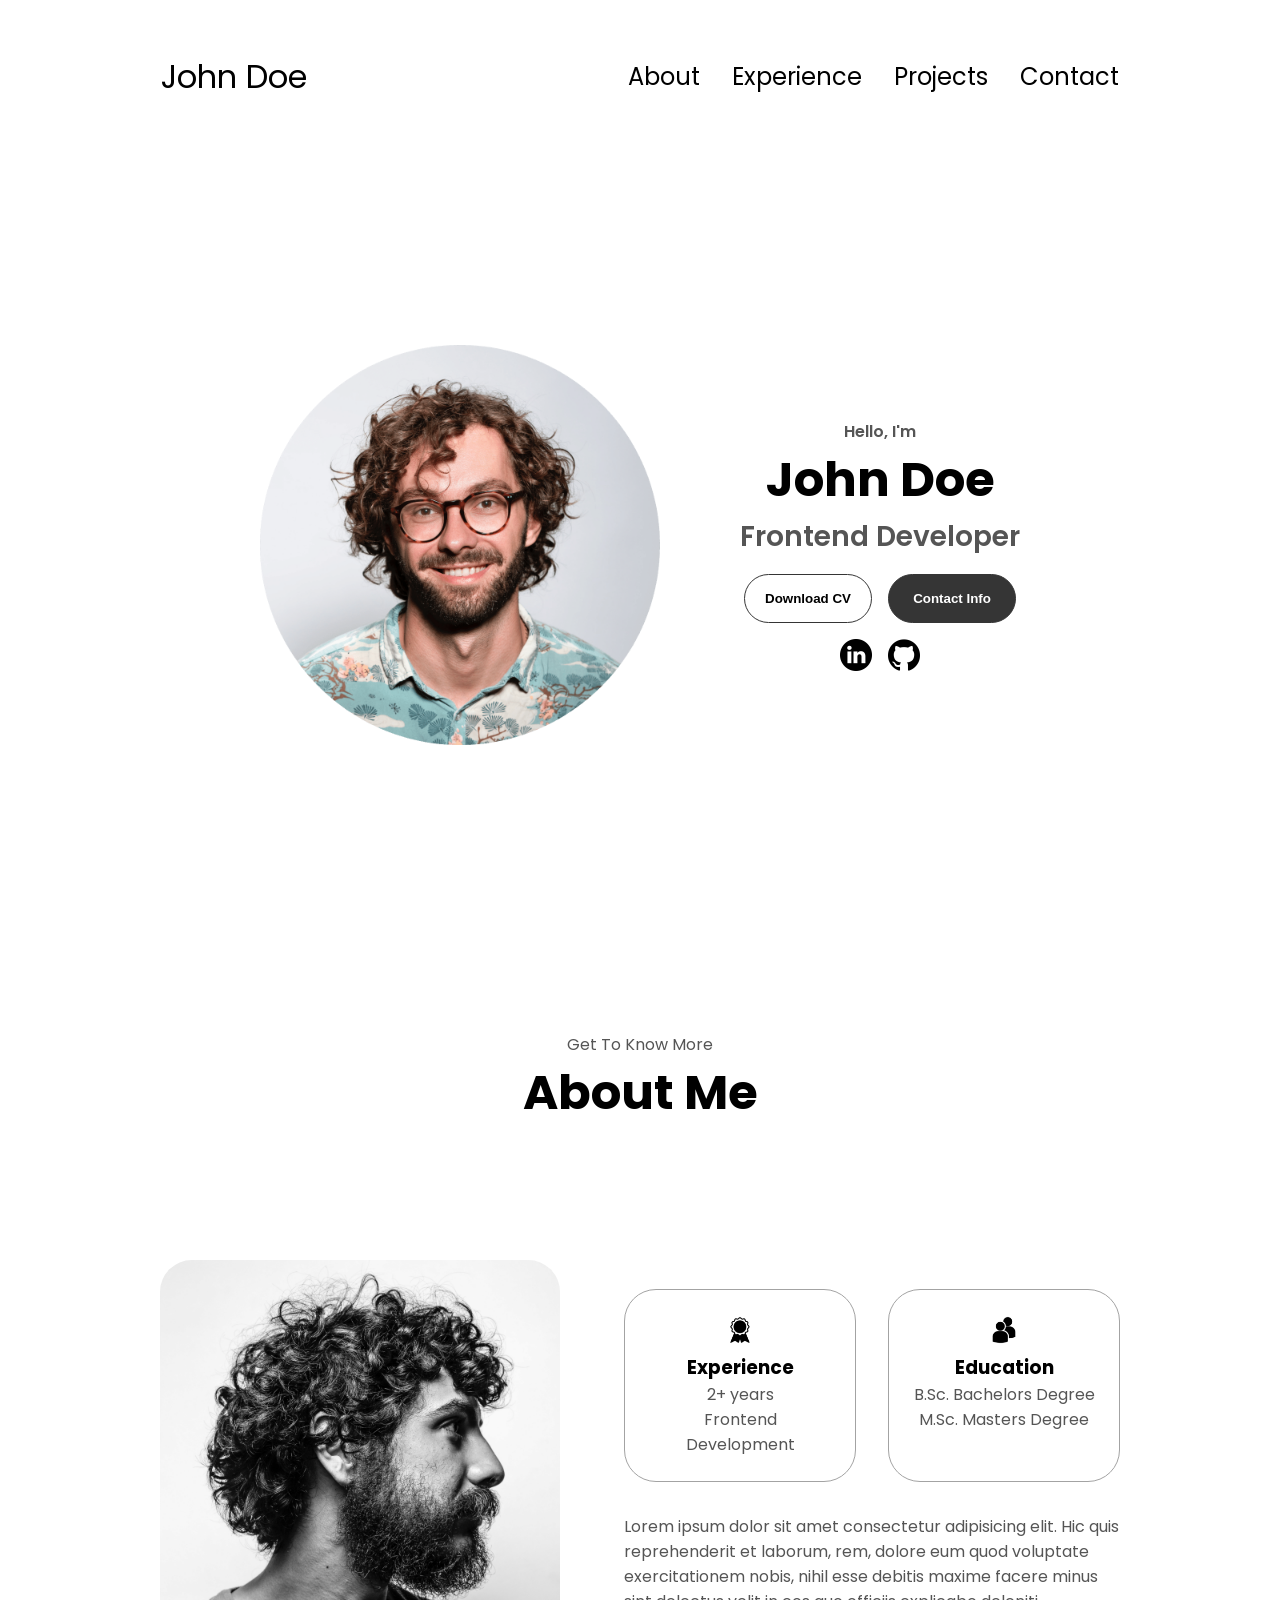
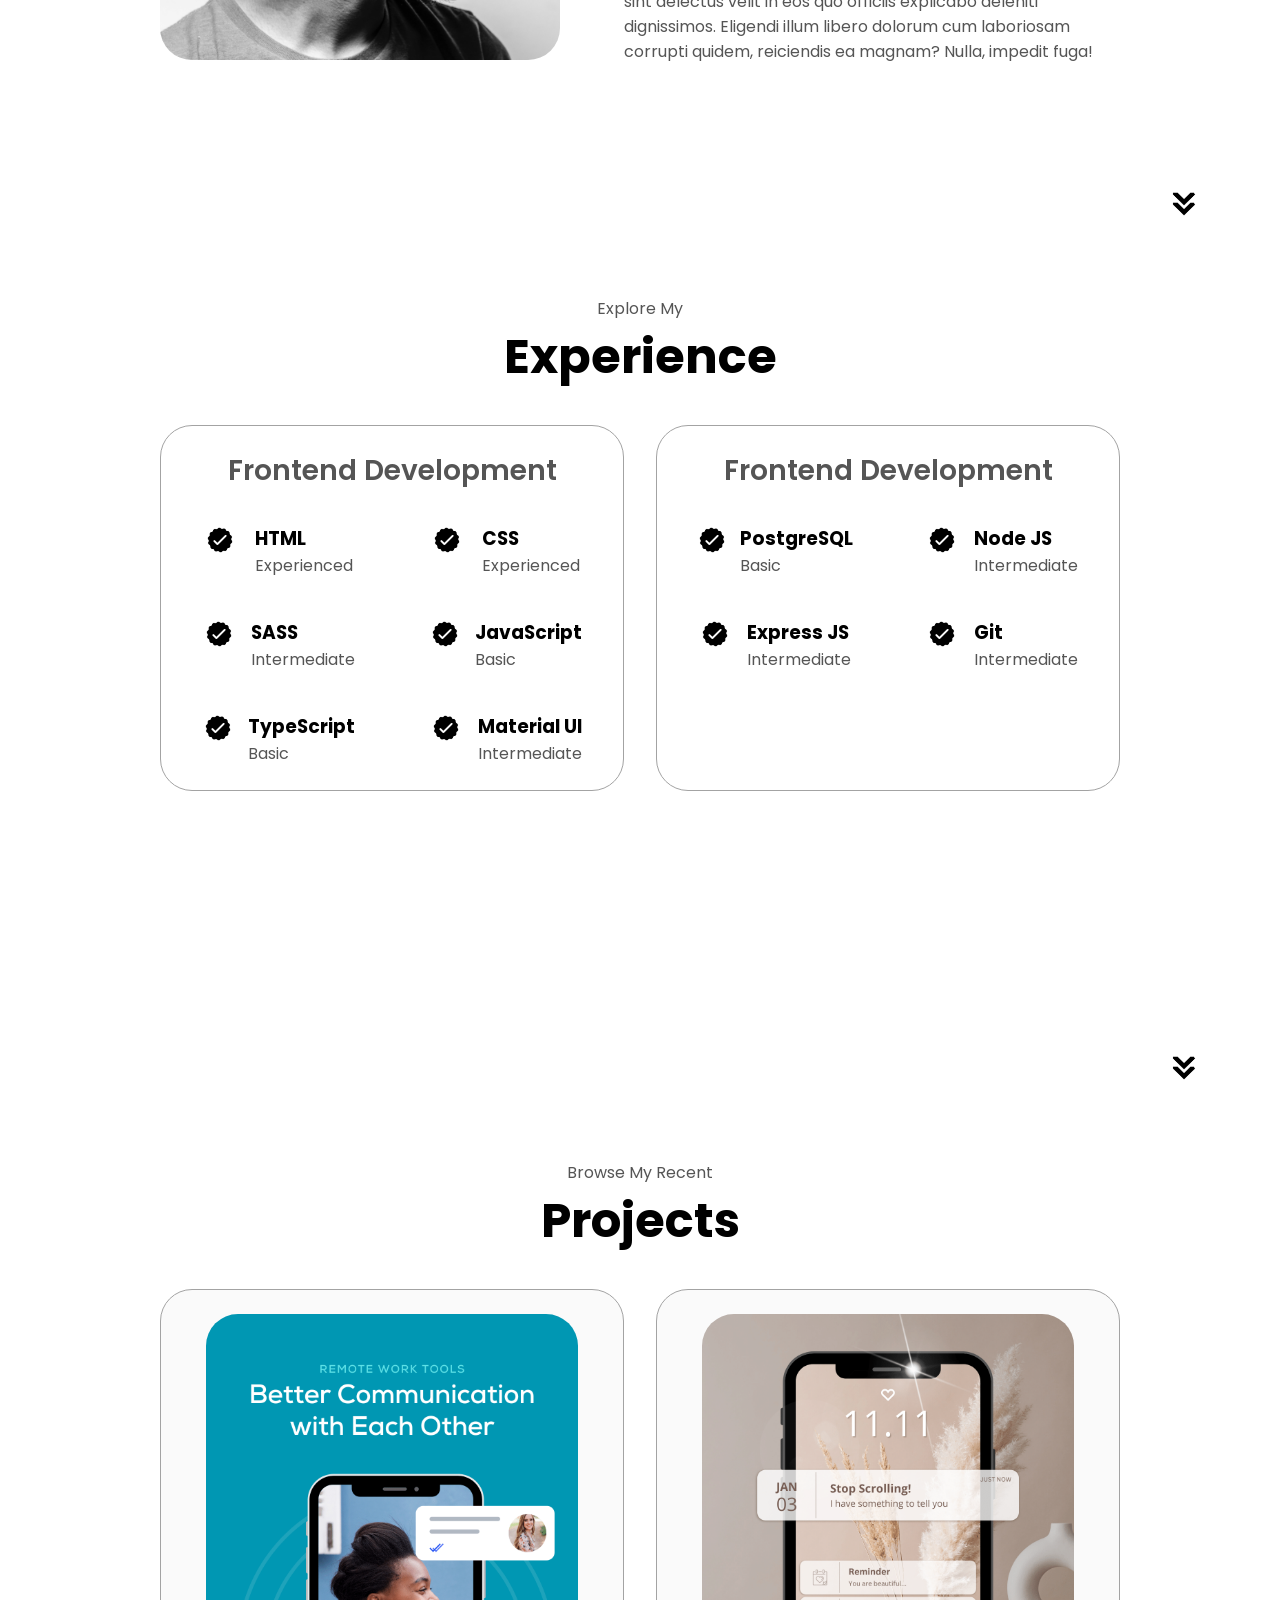
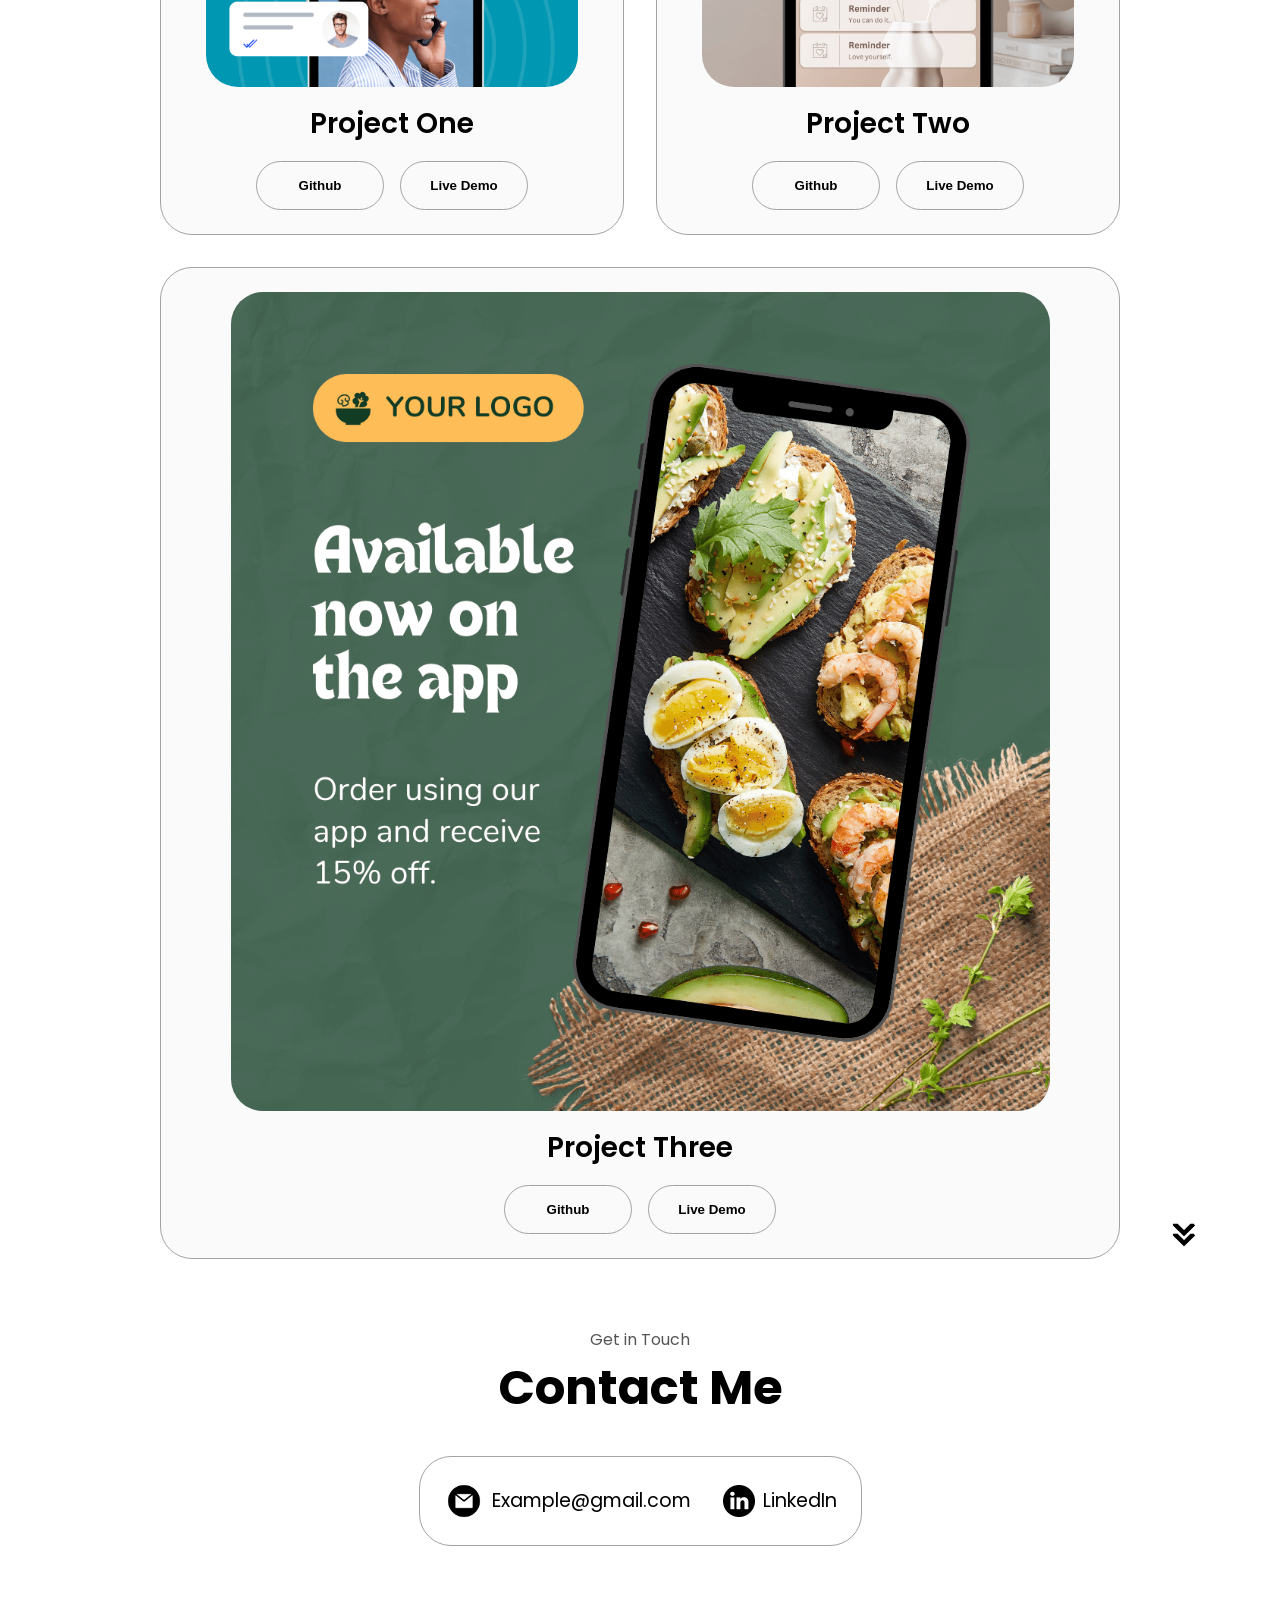
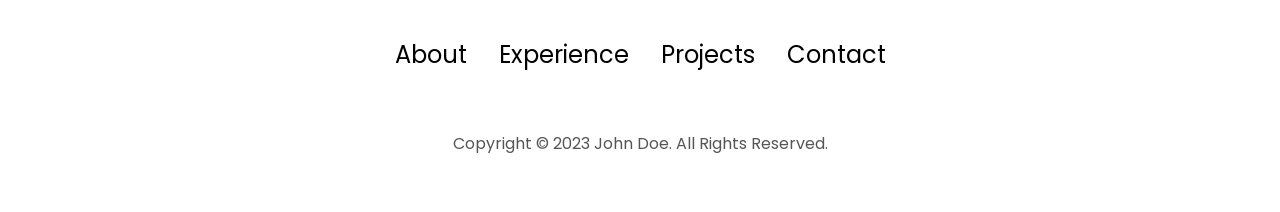
<file: rsrc/html-css-js-portfolio-tutorial-2-main/index.html>
<!DOCTYPE html>
<html lang="en">
  <head>
    <meta charset="UTF-8" />
    <meta http-equiv="X-UA-Compatible" content="IE=edge" />
    <meta name="viewport" content="width=device-width, initial-scale=1.0" />
    <title>My Portfolio</title>
    <link rel="stylesheet" href="style.css" />
    <link rel="stylesheet" href="mediaqueries.css" />
  </head>
  <body>
    <nav id="desktop-nav">
      <div class="logo">John Doe</div>
      <div>
        <ul class="nav-links">
          <li><a href="#about">About</a></li>
          <li><a href="#experience">Experience</a></li>
          <li><a href="#projects">Projects</a></li>
          <li><a href="#contact">Contact</a></li>
        </ul>
      </div>
    </nav>
    <nav id="hamburger-nav">
      <div class="logo">John Doe</div>
      <div class="hamburger-menu">
        <div class="hamburger-icon" onclick="toggleMenu()">
          <span></span>
          <span></span>
          <span></span>
        </div>
        <div class="menu-links">
          <li><a href="#about" onclick="toggleMenu()">About</a></li>
          <li><a href="#experience" onclick="toggleMenu()">Experience</a></li>
          <li><a href="#projects" onclick="toggleMenu()">Projects</a></li>
          <li><a href="#contact" onclick="toggleMenu()">Contact</a></li>
        </div>
      </div>
    </nav>
    <section id="profile">
      <div class="section__pic-container">
        <img src="./assets/profile-pic.png" alt="John Doe profile picture" />
      </div>
      <div class="section__text">
        <p class="section__text__p1">Hello, I'm</p>
        <h1 class="title">John Doe</h1>
        <p class="section__text__p2">Frontend Developer</p>
        <div class="btn-container">
          <button
            class="btn btn-color-2"
            onclick="window.open('./assets/resume-example.pdf')"
          >
            Download CV
          </button>
          <button class="btn btn-color-1" onclick="location.href='./#contact'">
            Contact Info
          </button>
        </div>
        <div id="socials-container">
          <img
            src="./assets/linkedin.png"
            alt="My LinkedIn profile"
            class="icon"
            onclick="location.href='https://linkedin.com/'"
          />
          <img
            src="./assets/github.png"
            alt="My Github profile"
            class="icon"
            onclick="location.href='https://github.com/'"
          />
        </div>
      </div>
    </section>
    <section id="about">
      <p class="section__text__p1">Get To Know More</p>
      <h1 class="title">About Me</h1>
      <div class="section-container">
        <div class="section__pic-container">
          <img
            src="./assets/about-pic.png"
            alt="Profile picture"
            class="about-pic"
          />
        </div>
        <div class="about-details-container">
          <div class="about-containers">
            <div class="details-container">
              <img
                src="./assets/experience.png"
                alt="Experience icon"
                class="icon"
              />
              <h3>Experience</h3>
              <p>2+ years <br />Frontend Development</p>
            </div>
            <div class="details-container">
              <img
                src="./assets/education.png"
                alt="Education icon"
                class="icon"
              />
              <h3>Education</h3>
              <p>B.Sc. Bachelors Degree<br />M.Sc. Masters Degree</p>
            </div>
          </div>
          <div class="text-container">
            <p>
              Lorem ipsum dolor sit amet consectetur adipisicing elit. Hic quis
              reprehenderit et laborum, rem, dolore eum quod voluptate
              exercitationem nobis, nihil esse debitis maxime facere minus sint
              delectus velit in eos quo officiis explicabo deleniti dignissimos.
              Eligendi illum libero dolorum cum laboriosam corrupti quidem,
              reiciendis ea magnam? Nulla, impedit fuga!
            </p>
          </div>
        </div>
      </div>
      <img
        src="./assets/arrow.png"
        alt="Arrow icon"
        class="icon arrow"
        onclick="location.href='./#experience'"
      />
    </section>
    <section id="experience">
      <p class="section__text__p1">Explore My</p>
      <h1 class="title">Experience</h1>
      <div class="experience-details-container">
        <div class="about-containers">
          <div class="details-container">
            <h2 class="experience-sub-title">Frontend Development</h2>
            <div class="article-container">
              <article>
                <img
                  src="./assets/checkmark.png"
                  alt="Experience icon"
                  class="icon"
                />
                <div>
                  <h3>HTML</h3>
                  <p>Experienced</p>
                </div>
              </article>
              <article>
                <img
                  src="./assets/checkmark.png"
                  alt="Experience icon"
                  class="icon"
                />
                <div>
                  <h3>CSS</h3>
                  <p>Experienced</p>
                </div>
              </article>
              <article>
                <img
                  src="./assets/checkmark.png"
                  alt="Experience icon"
                  class="icon"
                />
                <div>
                  <h3>SASS</h3>
                  <p>Intermediate</p>
                </div>
              </article>
              <article>
                <img
                  src="./assets/checkmark.png"
                  alt="Experience icon"
                  class="icon"
                />
                <div>
                  <h3>JavaScript</h3>
                  <p>Basic</p>
                </div>
              </article>
              <article>
                <img
                  src="./assets/checkmark.png"
                  alt="Experience icon"
                  class="icon"
                />
                <div>
                  <h3>TypeScript</h3>
                  <p>Basic</p>
                </div>
              </article>
              <article>
                <img
                  src="./assets/checkmark.png"
                  alt="Experience icon"
                  class="icon"
                />
                <div>
                  <h3>Material UI</h3>
                  <p>Intermediate</p>
                </div>
              </article>
            </div>
          </div>
          <div class="details-container">
            <h2 class="experience-sub-title">Frontend Development</h2>
            <div class="article-container">
              <article>
                <img
                  src="./assets/checkmark.png"
                  alt="Experience icon"
                  class="icon"
                />
                <div>
                  <h3>PostgreSQL</h3>
                  <p>Basic</p>
                </div>
              </article>
              <article>
                <img
                  src="./assets/checkmark.png"
                  alt="Experience icon"
                  class="icon"
                />
                <div>
                  <h3>Node JS</h3>
                  <p>Intermediate</p>
                </div>
              </article>
              <article>
                <img
                  src="./assets/checkmark.png"
                  alt="Experience icon"
                  class="icon"
                />
                <div>
                  <h3>Express JS</h3>
                  <p>Intermediate</p>
                </div>
              </article>
              <article>
                <img
                  src="./assets/checkmark.png"
                  alt="Experience icon"
                  class="icon"
                />
                <div>
                  <h3>Git</h3>
                  <p>Intermediate</p>
                </div>
              </article>
            </div>
          </div>
        </div>
      </div>
      <img
        src="./assets/arrow.png"
        alt="Arrow icon"
        class="icon arrow"
        onclick="location.href='./#projects'"
      />
    </section>
    <section id="projects">
      <p class="section__text__p1">Browse My Recent</p>
      <h1 class="title">Projects</h1>
      <div class="experience-details-container">
        <div class="about-containers">
          <div class="details-container color-container">
            <div class="article-container">
              <img
                src="./assets/project-1.png"
                alt="Project 1"
                class="project-img"
              />
            </div>
            <h2 class="experience-sub-title project-title">Project One</h2>
            <div class="btn-container">
              <button
                class="btn btn-color-2 project-btn"
                onclick="location.href='https://github.com/'"
              >
                Github
              </button>
              <button
                class="btn btn-color-2 project-btn"
                onclick="location.href='https://github.com/'"
              >
                Live Demo
              </button>
            </div>
          </div>
          <div class="details-container color-container">
            <div class="article-container">
              <img
                src="./assets/project-2.png"
                alt="Project 2"
                class="project-img"
              />
            </div>
            <h2 class="experience-sub-title project-title">Project Two</h2>
            <div class="btn-container">
              <button
                class="btn btn-color-2 project-btn"
                onclick="location.href='https://github.com/'"
              >
                Github
              </button>
              <button
                class="btn btn-color-2 project-btn"
                onclick="location.href='https://github.com/'"
              >
                Live Demo
              </button>
            </div>
          </div>
          <div class="details-container color-container">
            <div class="article-container">
              <img
                src="./assets/project-3.png"
                alt="Project 3"
                class="project-img"
              />
            </div>
            <h2 class="experience-sub-title project-title">Project Three</h2>
            <div class="btn-container">
              <button
                class="btn btn-color-2 project-btn"
                onclick="location.href='https://github.com/'"
              >
                Github
              </button>
              <button
                class="btn btn-color-2 project-btn"
                onclick="location.href='https://github.com/'"
              >
                Live Demo
              </button>
            </div>
          </div>
        </div>
      </div>
      <img
        src="./assets/arrow.png"
        alt="Arrow icon"
        class="icon arrow"
        onclick="location.href='./#contact'"
      />
    </section>
    <section id="contact">
      <p class="section__text__p1">Get in Touch</p>
      <h1 class="title">Contact Me</h1>
      <div class="contact-info-upper-container">
        <div class="contact-info-container">
          <img
            src="./assets/email.png"
            alt="Email icon"
            class="icon contact-icon email-icon"
          />
          <p><a href="mailto:examplemail@gmail.com">Example@gmail.com</a></p>
        </div>
        <div class="contact-info-container">
          <img
            src="./assets/linkedin.png"
            alt="LinkedIn icon"
            class="icon contact-icon"
          />
          <p><a href="https://www.linkedin.com">LinkedIn</a></p>
        </div>
      </div>
    </section>
    <footer>
      <nav>
        <div class="nav-links-container">
          <ul class="nav-links">
            <li><a href="#about">About</a></li>
            <li><a href="#experience">Experience</a></li>
            <li><a href="#projects">Projects</a></li>
            <li><a href="#contact">Contact</a></li>
          </ul>
        </div>
      </nav>
      <p>Copyright &#169; 2023 John Doe. All Rights Reserved.</p>
    </footer>
    <script src="script.js"></script>
  </body>
</html>
</file>
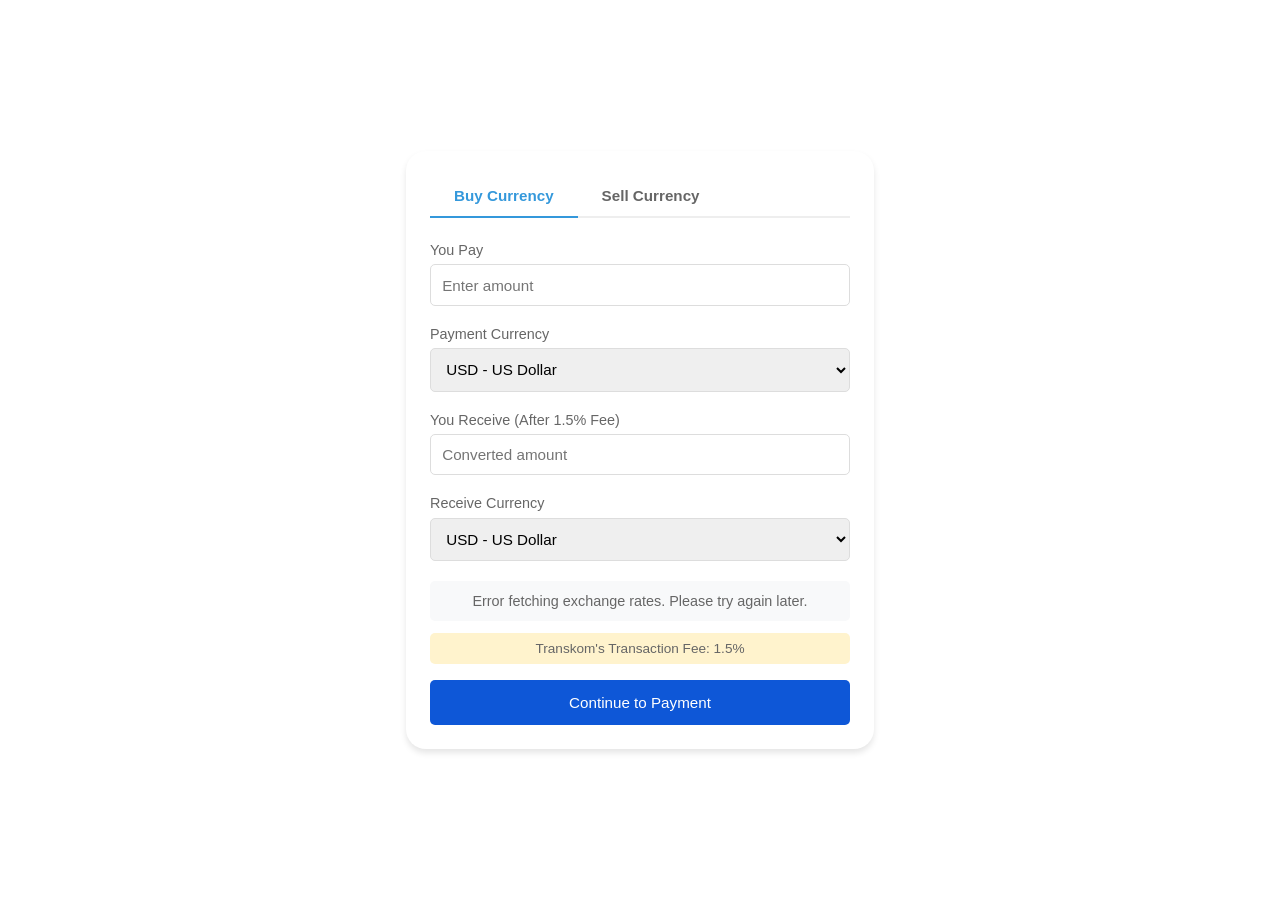
<file: buy-sell.html>
<!DOCTYPE html>
<html lang="en">

<head>
    <meta charset="UTF-8">
    <title>TRANSKOM : Foreign Currency Exchange Program</title>
    <link rel="stylesheet" href="external-CSS/buy-sell.css">
</head>

<body>
    <div class="main-container">
        <div class="exchange-card">
            <div class="tab-container">
                <div class="tab active" onclick="setActiveTab(this, 'buy')">Buy Currency</div>
                <div class="tab" onclick="setActiveTab(this, 'sell')">Sell Currency</div>
            </div>
            <form id="exchangeForm" onsubmit="handleSubmit(event)">
                <div class="input-group">
                    <label>You Pay</label>
                    <input type="number" id="payAmount" placeholder="Enter amount" min="0" step="0.01"
                        oninput="updateConversion()">
                    <span class="loading" id="loadingIndicator" style="display: none;">Loading...</span>
                </div>
                <div class="input-group">
                    <label>Payment Currency</label>
                    <select id="payCurrency" onchange="updateConversion()">
                        <option value="USD">USD - US Dollar</option>
                        <option value="AED">AED - United Arab Emirates Dirham</option>
                        <option value="AFN">AFN - Afghan Afghani</option>
                        <option value="ALL">ALL - Albanian Lek</option>
                        <option value="AMD">AMD - Armenian Dram</option>
                        <option value="ANG">ANG - Netherlands Antillean Guilder</option>
                        <option value="AOA">AOA - Angolan Kwanza</option>
                        <option value="ARS">ARS - Argentine Peso</option>
                        <option value="AUD">AUD - Australian Dollar</option>
                        <option value="AWG">AWG - Aruban Florin</option>
                        <option value="AZN">AZN - Azerbaijani Manat</option>
                        <option value="BAM">BAM - Bosnia and Herzegovina Convertible Mark</option>
                        <option value="BBD">BBD - Barbadian Dollar</option>
                        <option value="BDT">BDT - Bangladeshi Taka</option>
                        <option value="BGN">BGN - Bulgarian Lev</option>
                        <option value="BHD">BHD - Bahraini Dinar</option>
                        <option value="BIF">BIF - Burundian Franc</option>
                        <option value="BMD">BMD - Bermudian Dollar</option>
                        <option value="BND">BND - Brunei Dollar</option>
                        <option value="BOB">BOB - Bolivian Boliviano</option>
                        <option value="BRL">BRL - Brazilian Real</option>
                        <option value="BSD">BSD - Bahamian Dollar</option>
                        <option value="BTN">BTN - Bhutanese Ngultrum</option>
                        <option value="BWP">BWP - Botswana Pula</option>
                        <option value="BYN">BYN - Belarusian Ruble</option>
                        <option value="BZD">BZD - Belize Dollar</option>
                        <option value="CAD">CAD - Canadian Dollar</option>
                        <option value="CDF">CDF - Congolese Franc</option>
                        <option value="CHF">CHF - Swiss Franc</option>
                        <option value="CLP">CLP - Chilean Peso</option>
                        <option value="CNY">CNY - Chinese Yuan</option>
                        <option value="COP">COP - Colombian Peso</option>
                        <option value="CRC">CRC - Costa Rican Colón</option>
                        <option value="CUP">CUP - Cuban Peso</option>
                        <option value="CVE">CVE - Cape Verdean Escudo</option>
                        <option value="CZK">CZK - Czech Koruna</option>
                        <option value="DJF">DJF - Djiboutian Franc</option>
                        <option value="DKK">DKK - Danish Krone</option>
                        <option value="DOP">DOP - Dominican Peso</option>
                        <option value="DZD">DZD - Algerian Dinar</option>
                        <option value="EGP">EGP - Egyptian Pound</option>
                        <option value="ERN">ERN - Eritrean Nakfa</option>
                        <option value="ETB">ETB - Ethiopian Birr</option>
                        <option value="EUR">EUR - Euro</option>
                        <option value="FJD">FJD - Fijian Dollar</option>
                        <option value="FKP">FKP - Falkland Islands Pound</option>
                        <option value="FOK">FOK - Faroese Króna</option>
                        <option value="GBP">GBP - British Pound</option>
                        <option value="GEL">GEL - Georgian Lari</option>
                        <option value="GGP">GGP - Guernsey Pound</option>
                        <option value="GHS">GHS - Ghanaian Cedi</option>
                        <option value="GIP">GIP - Gibraltar Pound</option>
                        <option value="GMD">GMD - Gambian Dalasi</option>
                        <option value="GNF">GNF - Guinean Franc</option>
                        <option value="GTQ">GTQ - Guatemalan Quetzal</option>
                        <option value="GYD">GYD - Guyanese Dollar</option>
                        <option value="HKD">HKD - Hong Kong Dollar</option>
                        <option value="HNL">HNL - Honduran Lempira</option>
                        <option value="HRK">HRK - Croatian Kuna</option>
                        <option value="HTG">HTG - Haitian Gourde</option>
                        <option value="HUF">HUF - Hungarian Forint</option>
                        <option value="IDR">IDR - Indonesian Rupiah</option>
                        <option value="ILS">ILS - Israeli New Shekel</option>
                        <option value="IMP">IMP - Isle of Man Pound</option>
                        <option value="INR">INR - Indian Rupee</option>
                        <option value="IQD">IQD - Iraqi Dinar</option>
                        <option value="IRR">IRR - Iranian Rial</option>
                        <option value="ISK">ISK - Icelandic Króna</option>
                        <option value="JEP">JEP - Jersey Pound</option>
                        <option value="JMD">JMD - Jamaican Dollar</option>
                        <option value="JOD">JOD - Jordanian Dinar</option>
                        <option value="JPY">JPY - Japanese Yen</option>
                        <option value="KES">KES - Kenyan Shilling</option>
                        <option value="KGS">KGS - Kyrgyzstani Som</option>
                        <option value="KHR">KHR - Cambodian Riel</option>
                        <option value="KID">KID - Kiribati Dollar</option>
                        <option value="KMF">KMF - Comorian Franc</option>
                        <option value="KRW">KRW - South Korean Won</option>
                        <option value="KWD">KWD - Kuwaiti Dinar</option>
                        <option value="KYD">KYD - Cayman Islands Dollar</option>
                        <option value="KZT">KZT - Kazakhstani Tenge</option>
                        <option value="LAK">LAK - Lao Kip</option>
                        <option value="LBP">LBP - Lebanese Pound</option>
                        <option value="LKR">LKR - Sri Lankan Rupee</option>
                        <option value="LRD">LRD - Liberian Dollar</option>
                        <option value="LSL">LSL - Lesotho Loti</option>
                        <option value="LYD">LYD - Libyan Dinar</option>
                        <option value="MAD">MAD - Moroccan Dirham</option>
                        <option value="MDL">MDL - Moldovan Leu</option>
                        <option value="MGA">MGA - Malagasy Ariary</option>
                        <option value="MKD">MKD - Macedonian Denar</option>
                        <option value="MMK">MMK - Myanma Kyat</option>
                        <option value="MNT">MNT - Mongolian Tögrög</option>
                        <option value="MOP">MOP - Macanese Pataca</option>
                        <option value="MRU">MRU - Mauritanian Ouguiya</option>
                        <option value="MUR">MUR - Mauritian Rupee</option>
                        <option value="MVR">MVR - Maldivian Rufiyaa</option>
                        <option value="MWK">MWK - Malawian Kwacha</option>
                        <option value="MXN">MXN - Mexican Peso</option>
                        <option value="MYR">MYR - Malaysian Ringgit</option>
                        <option value="MZN">MZN - Mozambican Metical</option>
                        <option value="NAD">NAD - Namibian Dollar</option>
                        <option value="NGN">NGN - Nigerian Naira</option>
                        <option value="NIO">NIO - Nicaraguan Córdoba</option>
                        <option value="NOK">NOK - Norwegian Krone</option>
                        <option value="NPR">NPR - Nepalese Rupee</option>
                        <option value="NZD">NZD - New Zealand Dollar</option>
                        <option value="OMR">OMR - Omani Rial</option>
                        <option value="PAB">PAB - Panamanian Balboa</option>
                        <option value="PEN">PEN - Peruvian Sol</option>
                        <option value="PGK">PGK - Papua New Guinean Kina</option>
                        <option value="PHP">PHP - Philippine Peso</option>
                        <option value="PKR">PKR - Pakistani Rupee</option>
                        <option value="PLN">PLN - Polish Zloty</option>
                        <option value="PYG">PYG - Paraguayan Guarani</option>
                        <option value="QAR">QAR - Qatari Rial</option>
                        <option value="RON">RON - Romanian Leu</option>
                        <option value="RSD">RSD - Serbian Dinar</option>
                        <option value="RUB">RUB - Russian Ruble</option>
                        <option value="RWF">RWF - Rwandan Franc</option>
                        <option value="SAR">SAR - Saudi Riyal</option>
                        <option value="SBD">SBD - Solomon Islands Dollar</option>
                        <option value="SCR">SCR - Seychellois Rupee</option>
                        <option value="SDG">SDG - Sudanese Pound</option>
                        <option value="SEK">SEK - Swedish Krona</option>
                        <option value="SGD">SGD - Singapore Dollar</option>
                        <option value="SHP">SHP - Saint Helena Pound</option>
                        <option value="SLE">SLE - Sierra Leonean Leone</option>
                        <option value="SLL">SLL - Sierra Leonean Leone</option>
                        <option value="SOS">SOS - Somali Shilling</option>
                        <option value="SRD">SRD - Surinamese Dollar</option>
                        <option value="SSP">SSP - South Sudanese Pound</option>
                        <option value="STN">STN - São Tomé and Príncipe Dobra</option>
                        <option value="SYP">SYP - Syrian Pound</option>
                        <option value="SZL">SZL - Swazi Lilangeni</option>
                        <option value="THB">THB - Thai Baht</option>
                        <option value="TJS">TJS - Tajikistani Somoni</option>
                        <option value="TMT">TMT - Turkmenistani Manat</option>
                        <option value="TND">TND - Tunisian Dinar</option>
                        <option value="TOP">TOP - Tongan Paʻanga</option>
                        <option value="TRY">TRY - Turkish Lira</option>
                        <option value="TTD">TTD - Trinidad and Tobago Dollar</option>
                        <option value="TVD">TVD - Tuvaluan Dollar</option>
                        <option value="TWD">TWD - New Taiwan Dollar</option>
                        <option value="TZS">TZS - Tanzanian Shilling</option>
                        <option value="UAH">UAH - Ukrainian Hryvnia</option>
                        <option value="UGX">UGX - Ugandan Shilling</option>
                        <option value="UYU">UYU - Uruguayan Peso</option>
                        <option value="UZS">UZS - Uzbekistani Som</option>
                        <option value="VES">VES - Venezuelan Bolívar Soberano</option>
                        <option value="VND">VND - Vietnamese Dong</option>
                        <option value="VUV">VUV - Vanuatu Vatu</option>
                        <option value="WST">WST - Samoan Tala</option>
                        <option value="XAF">XAF - Central African CFA Franc</option>
                        <option value="XCD">XCD - East Caribbean Dollar</option>
                        <option value="XDR">XDR - Special Drawing Rights</option>
                        <option value="XOF">XOF - West African CFA Franc</option>
                        <option value="XPF">XPF - CFP Franc</option>
                        <option value="YER">YER - Yemeni Rial</option>
                        <option value="ZAR">ZAR - South African Rand</option>
                        <option value="ZMW">ZMW - Zambian Kwacha</option>
                        <option value="ZWL">ZWL - Zimbabwean Dollar</option>
                    </select>
                </div>
                <div class="input-group">
                    <label>You Receive (After 1.5% Fee)</label>
                    <input type="number" id="receiveAmount" placeholder="Converted amount" readonly>
                </div>
                <div class="input-group">
                    <label>Receive Currency</label>
                    <select id="receiveCurrency" onchange="updateConversion()">
                        <option value="USD">USD - US Dollar</option>
                        <option value="AED">AED - United Arab Emirates Dirham</option>
                        <option value="AFN">AFN - Afghan Afghani</option>
                        <option value="ALL">ALL - Albanian Lek</option>
                        <option value="AMD">AMD - Armenian Dram</option>
                        <option value="ANG">ANG - Netherlands Antillean Guilder</option>
                        <option value="AOA">AOA - Angolan Kwanza</option>
                        <option value="ARS">ARS - Argentine Peso</option>
                        <option value="AUD">AUD - Australian Dollar</option>
                        <option value="AWG">AWG - Aruban Florin</option>
                        <option value="AZN">AZN - Azerbaijani Manat</option>
                        <option value="BAM">BAM - Bosnia and Herzegovina Convertible Mark</option>
                        <option value="BBD">BBD - Barbadian Dollar</option>
                        <option value="BDT">BDT - Bangladeshi Taka</option>
                        <option value="BGN">BGN - Bulgarian Lev</option>
                        <option value="BHD">BHD - Bahraini Dinar</option>
                        <option value="BIF">BIF - Burundian Franc</option>
                        <option value="BMD">BMD - Bermudian Dollar</option>
                        <option value="BND">BND - Brunei Dollar</option>
                        <option value="BOB">BOB - Bolivian Boliviano</option>
                        <option value="BRL">BRL - Brazilian Real</option>
                        <option value="BSD">BSD - Bahamian Dollar</option>
                        <option value="BTN">BTN - Bhutanese Ngultrum</option>
                        <option value="BWP">BWP - Botswana Pula</option>
                        <option value="BYN">BYN - Belarusian Ruble</option>
                        <option value="BZD">BZD - Belize Dollar</option>
                        <option value="CAD">CAD - Canadian Dollar</option>
                        <option value="CDF">CDF - Congolese Franc</option>
                        <option value="CHF">CHF - Swiss Franc</option>
                        <option value="CLP">CLP - Chilean Peso</option>
                        <option value="CNY">CNY - Chinese Yuan</option>
                        <option value="COP">COP - Colombian Peso</option>
                        <option value="CRC">CRC - Costa Rican Colón</option>
                        <option value="CUP">CUP - Cuban Peso</option>
                        <option value="CVE">CVE - Cape Verdean Escudo</option>
                        <option value="CZK">CZK - Czech Koruna</option>
                        <option value="DJF">DJF - Djiboutian Franc</option>
                        <option value="DKK">DKK - Danish Krone</option>
                        <option value="DOP">DOP - Dominican Peso</option>
                        <option value="DZD">DZD - Algerian Dinar</option>
                        <option value="EGP">EGP - Egyptian Pound</option>
                        <option value="ERN">ERN - Eritrean Nakfa</option>
                        <option value="ETB">ETB - Ethiopian Birr</option>
                        <option value="EUR">EUR - Euro</option>
                        <option value="FJD">FJD - Fijian Dollar</option>
                        <option value="FKP">FKP - Falkland Islands Pound</option>
                        <option value="FOK">FOK - Faroese Króna</option>
                        <option value="GBP">GBP - British Pound</option>
                        <option value="GEL">GEL - Georgian Lari</option>
                        <option value="GGP">GGP - Guernsey Pound</option>
                        <option value="GHS">GHS - Ghanaian Cedi</option>
                        <option value="GIP">GIP - Gibraltar Pound</option>
                        <option value="GMD">GMD - Gambian Dalasi</option>
                        <option value="GNF">GNF - Guinean Franc</option>
                        <option value="GTQ">GTQ - Guatemalan Quetzal</option>
                        <option value="GYD">GYD - Guyanese Dollar</option>
                        <option value="HKD">HKD - Hong Kong Dollar</option>
                        <option value="HNL">HNL - Honduran Lempira</option>
                        <option value="HRK">HRK - Croatian Kuna</option>
                        <option value="HTG">HTG - Haitian Gourde</option>
                        <option value="HUF">HUF - Hungarian Forint</option>
                        <option value="IDR">IDR - Indonesian Rupiah</option>
                        <option value="ILS">ILS - Israeli New Shekel</option>
                        <option value="IMP">IMP - Isle of Man Pound</option>
                        <option value="INR">INR - Indian Rupee</option>
                        <option value="IQD">IQD - Iraqi Dinar</option>
                        <option value="IRR">IRR - Iranian Rial</option>
                        <option value="ISK">ISK - Icelandic Króna</option>
                        <option value="JEP">JEP - Jersey Pound</option>
                        <option value="JMD">JMD - Jamaican Dollar</option>
                        <option value="JOD">JOD - Jordanian Dinar</option>
                        <option value="JPY">JPY - Japanese Yen</option>
                        <option value="KES">KES - Kenyan Shilling</option>
                        <option value="KGS">KGS - Kyrgyzstani Som</option>
                        <option value="KHR">KHR - Cambodian Riel</option>
                        <option value="KID">KID - Kiribati Dollar</option>
                        <option value="KMF">KMF - Comorian Franc</option>
                        <option value="KRW">KRW - South Korean Won</option>
                        <option value="KWD">KWD - Kuwaiti Dinar</option>
                        <option value="KYD">KYD - Cayman Islands Dollar</option>
                        <option value="KZT">KZT - Kazakhstani Tenge</option>
                        <option value="LAK">LAK - Lao Kip</option>
                        <option value="LBP">LBP - Lebanese Pound</option>
                        <option value="LKR">LKR - Sri Lankan Rupee</option>
                        <option value="LRD">LRD - Liberian Dollar</option>
                        <option value="LSL">LSL - Lesotho Loti</option>
                        <option value="LYD">LYD - Libyan Dinar</option>
                        <option value="MAD">MAD - Moroccan Dirham</option>
                        <option value="MDL">MDL - Moldovan Leu</option>
                        <option value="MGA">MGA - Malagasy Ariary</option>
                        <option value="MKD">MKD - Macedonian Denar</option>
                        <option value="MMK">MMK - Myanma Kyat</option>
                        <option value="MNT">MNT - Mongolian Tögrög</option>
                        <option value="MOP">MOP - Macanese Pataca</option>
                        <option value="MRU">MRU - Mauritanian Ouguiya</option>
                        <option value="MUR">MUR - Mauritian Rupee</option>
                        <option value="MVR">MVR - Maldivian Rufiyaa</option>
                        <option value="MWK">MWK - Malawian Kwacha</option>
                        <option value="MXN">MXN - Mexican Peso</option>
                        <option value="MYR">MYR - Malaysian Ringgit</option>
                        <option value="MZN">MZN - Mozambican Metical</option>
                        <option value="NAD">NAD - Namibian Dollar</option>
                        <option value="NGN">NGN - Nigerian Naira</option>
                        <option value="NIO">NIO - Nicaraguan Córdoba</option>
                        <option value="NOK">NOK - Norwegian Krone</option>
                        <option value="NPR">NPR - Nepalese Rupee</option>
                        <option value="NZD">NZD - New Zealand Dollar</option>
                        <option value="OMR">OMR - Omani Rial</option>
                        <option value="PAB">PAB - Panamanian Balboa</option>
                        <option value="PEN">PEN - Peruvian Sol</option>
                        <option value="PGK">PGK - Papua New Guinean Kina</option>
                        <option value="PHP">PHP - Philippine Peso</option>
                        <option value="PKR">PKR - Pakistani Rupee</option>
                        <option value="PLN">PLN - Polish Zloty</option>
                        <option value="PYG">PYG - Paraguayan Guarani</option>
                        <option value="QAR">QAR - Qatari Rial</option>
                        <option value="RON">RON - Romanian Leu</option>
                        <option value="RSD">RSD - Serbian Dinar</option>
                        <option value="RUB">RUB - Russian Ruble</option>
                        <option value="RWF">RWF - Rwandan Franc</option>
                        <option value="SAR">SAR - Saudi Riyal</option>
                        <option value="SBD">SBD - Solomon Islands Dollar</option>
                        <option value="SCR">SCR - Seychellois Rupee</option>
                        <option value="SDG">SDG - Sudanese Pound</option>
                        <option value="SEK">SEK - Swedish Krona</option>
                        <option value="SGD">SGD - Singapore Dollar</option>
                        <option value="SHP">SHP - Saint Helena Pound</option>
                        <option value="SLE">SLE - Sierra Leonean Leone</option>
                        <option value="SLL">SLL - Sierra Leonean Leone</option>
                        <option value="SOS">SOS - Somali Shilling</option>
                        <option value="SRD">SRD - Surinamese Dollar</option>
                        <option value="SSP">SSP - South Sudanese Pound</option>
                        <option value="STN">STN - São Tomé and Príncipe Dobra</option>
                        <option value="SYP">SYP - Syrian Pound</option>
                        <option value="SZL">SZL - Swazi Lilangeni</option>
                        <option value="THB">THB - Thai Baht</option>
                        <option value="TJS">TJS - Tajikistani Somoni</option>
                        <option value="TMT">TMT - Turkmenistani Manat</option>
                        <option value="TND">TND - Tunisian Dinar</option>
                        <option value="TOP">TOP - Tongan Paanga</option>
                        <option value="TRY">TRY - Turkish Lira</option>
                        <option value="TTD">TTD - Trinidad and Tobago Dollar</option>
                        <option value="TVD">TVD - Tuvaluan Dollar</option>
                        <option value="TWD">TWD - New Taiwan Dollar</option>
                        <option value="TZS">TZS - Tanzanian Shilling</option>
                        <option value="UAH">UAH - Ukrainian Hryvnia</option>
                        <option value="UGX">UGX - Ugandan Shilling</option>
                        <option value="UYU">UYU - Uruguayan Peso</option>
                        <option value="UZS">UZS - Uzbekistani Som</option>
                        <option value="VES">VES - Venezuelan Bolívar Soberano</option>
                        <option value="VND">VND - Vietnamese Dong</option>
                        <option value="VUV">VUV - Vanuatu Vatu</option>
                        <option value="WST">WST - Samoan Tala</option>
                        <option value="XAF">XAF - Central African CFA Franc</option>
                        <option value="XCD">XCD - East Caribbean Dollar</option>
                        <option value="XDR">XDR - Special Drawing Rights</option>
                        <option value="XOF">XOF - West African CFA Franc</option>
                        <option value="XPF">XPF - CFP Franc</option>
                        <option value="YER">YER - Yemeni Rial</option>
                        <option value="ZAR">ZAR - South African Rand</option>
                        <option value="ZMW">ZMW - Zambian Kwacha</option>
                        <option value="ZWL">ZWL - Zimbabwean Dollar</option>
                    </select>
                </div>
                <div class="exchange-rate" id="exchangeRate">
                    Select currencies to see exchange rate
                </div>
                <div class="fee-info" id="feeInfo">
                    Transkom's Transaction Fee: 1.5%
                </div>
                <button type="submit" class="submit-button">Continue to Payment</button>
            </form>
        </div>
    </div>
</body>
<script src="external-JS/buy-sell.js"></script>

</html>
</file>
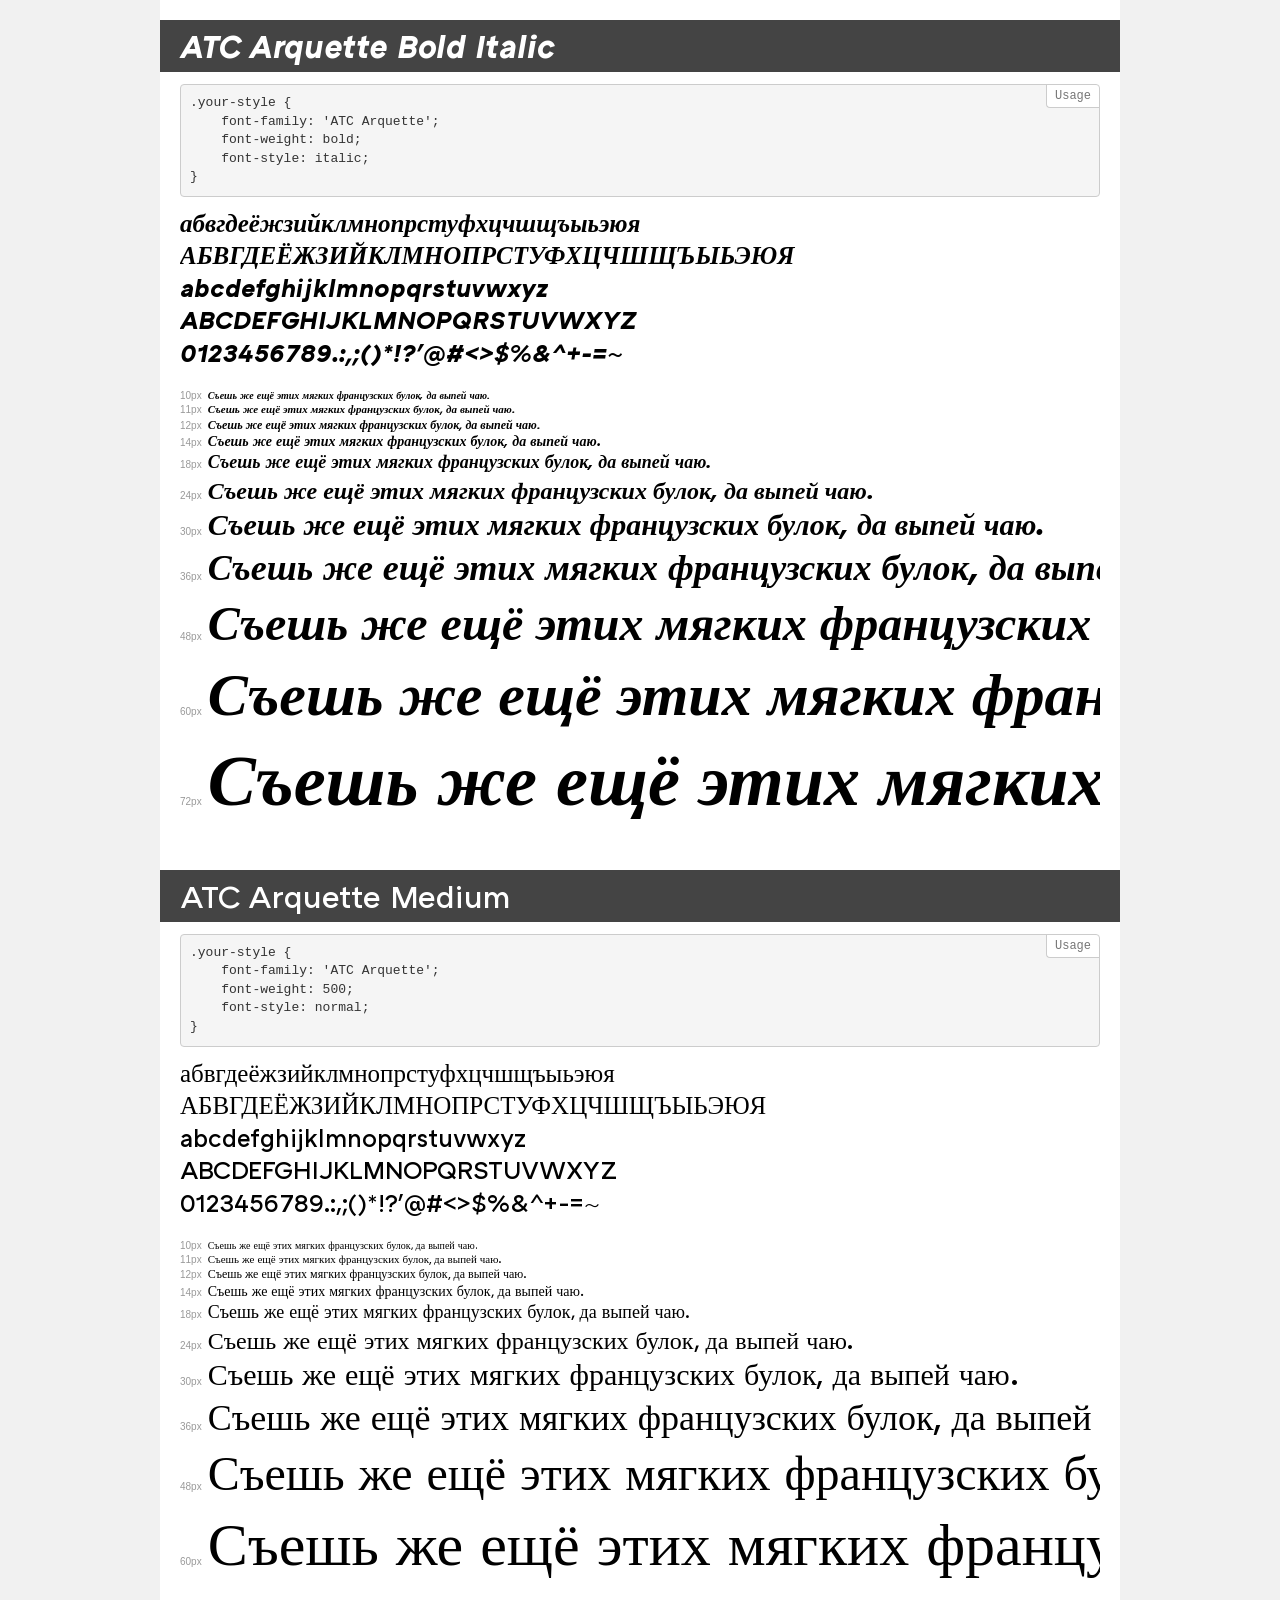
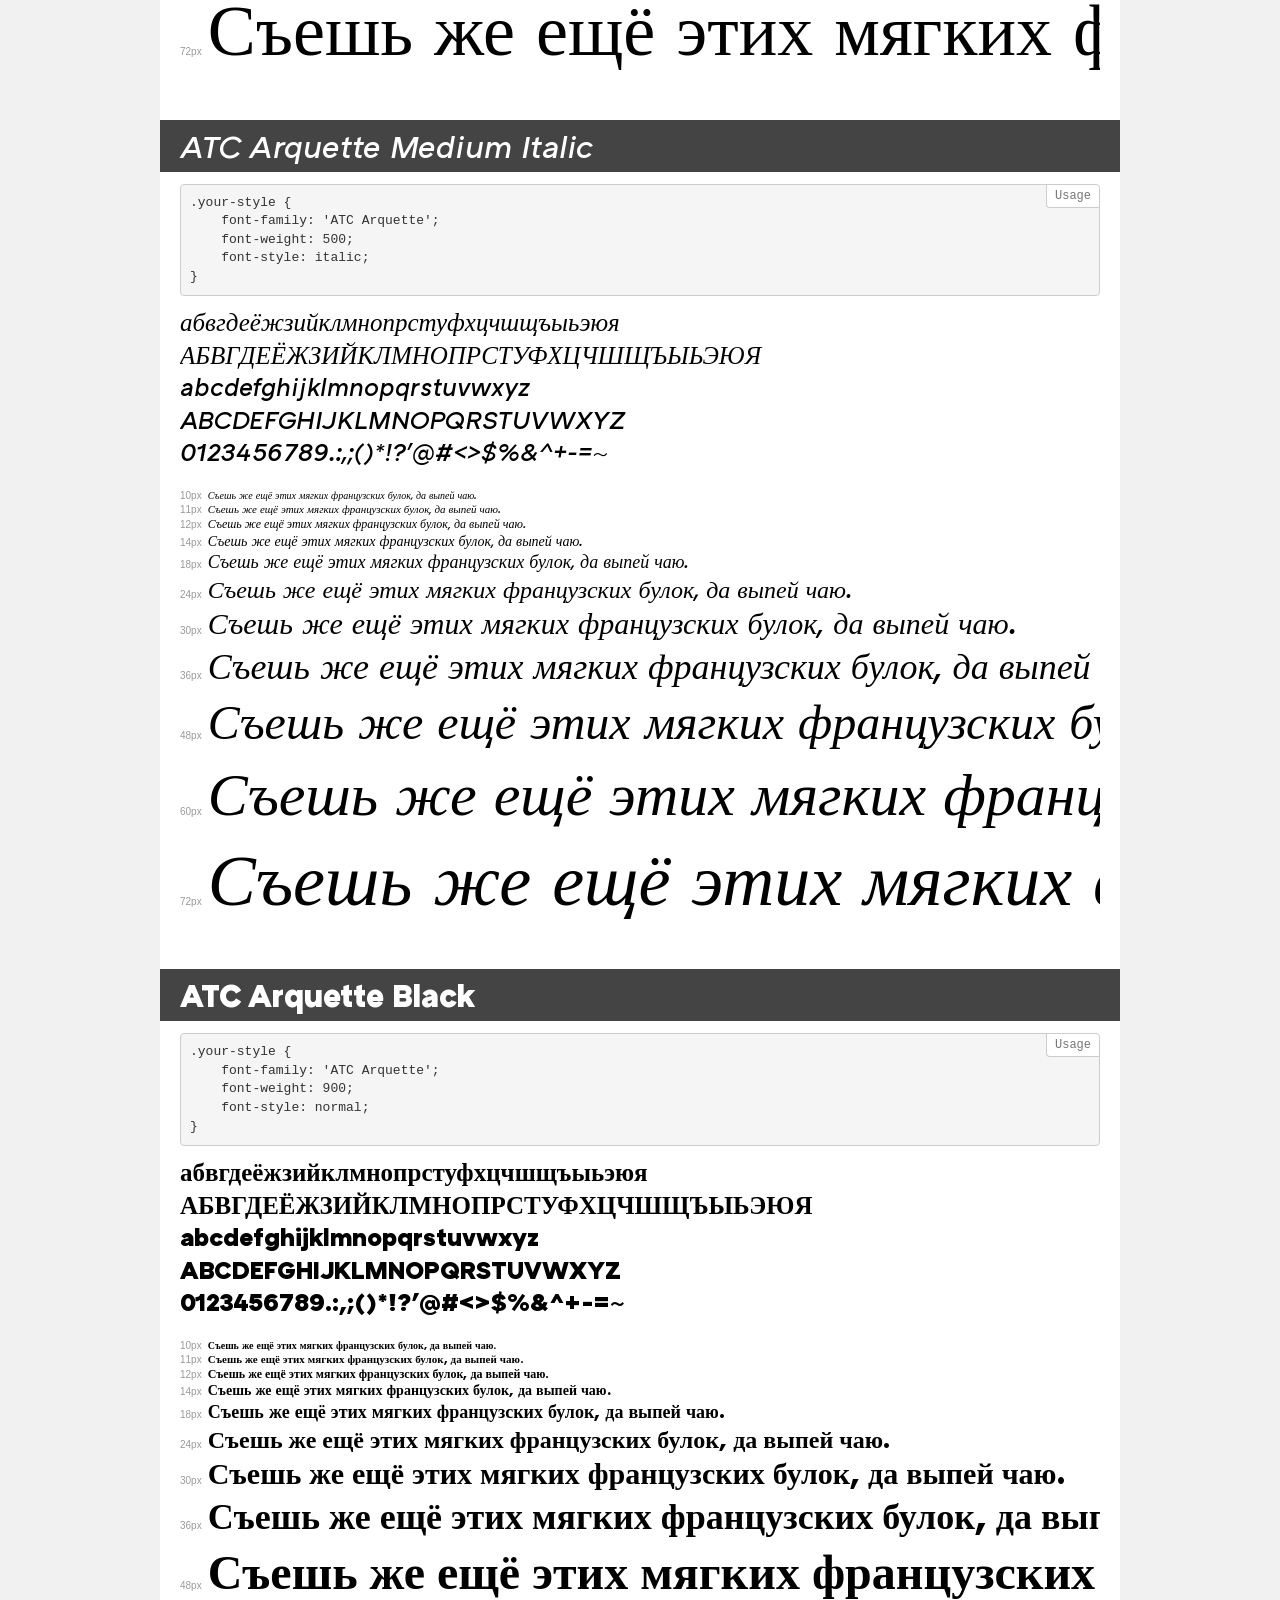
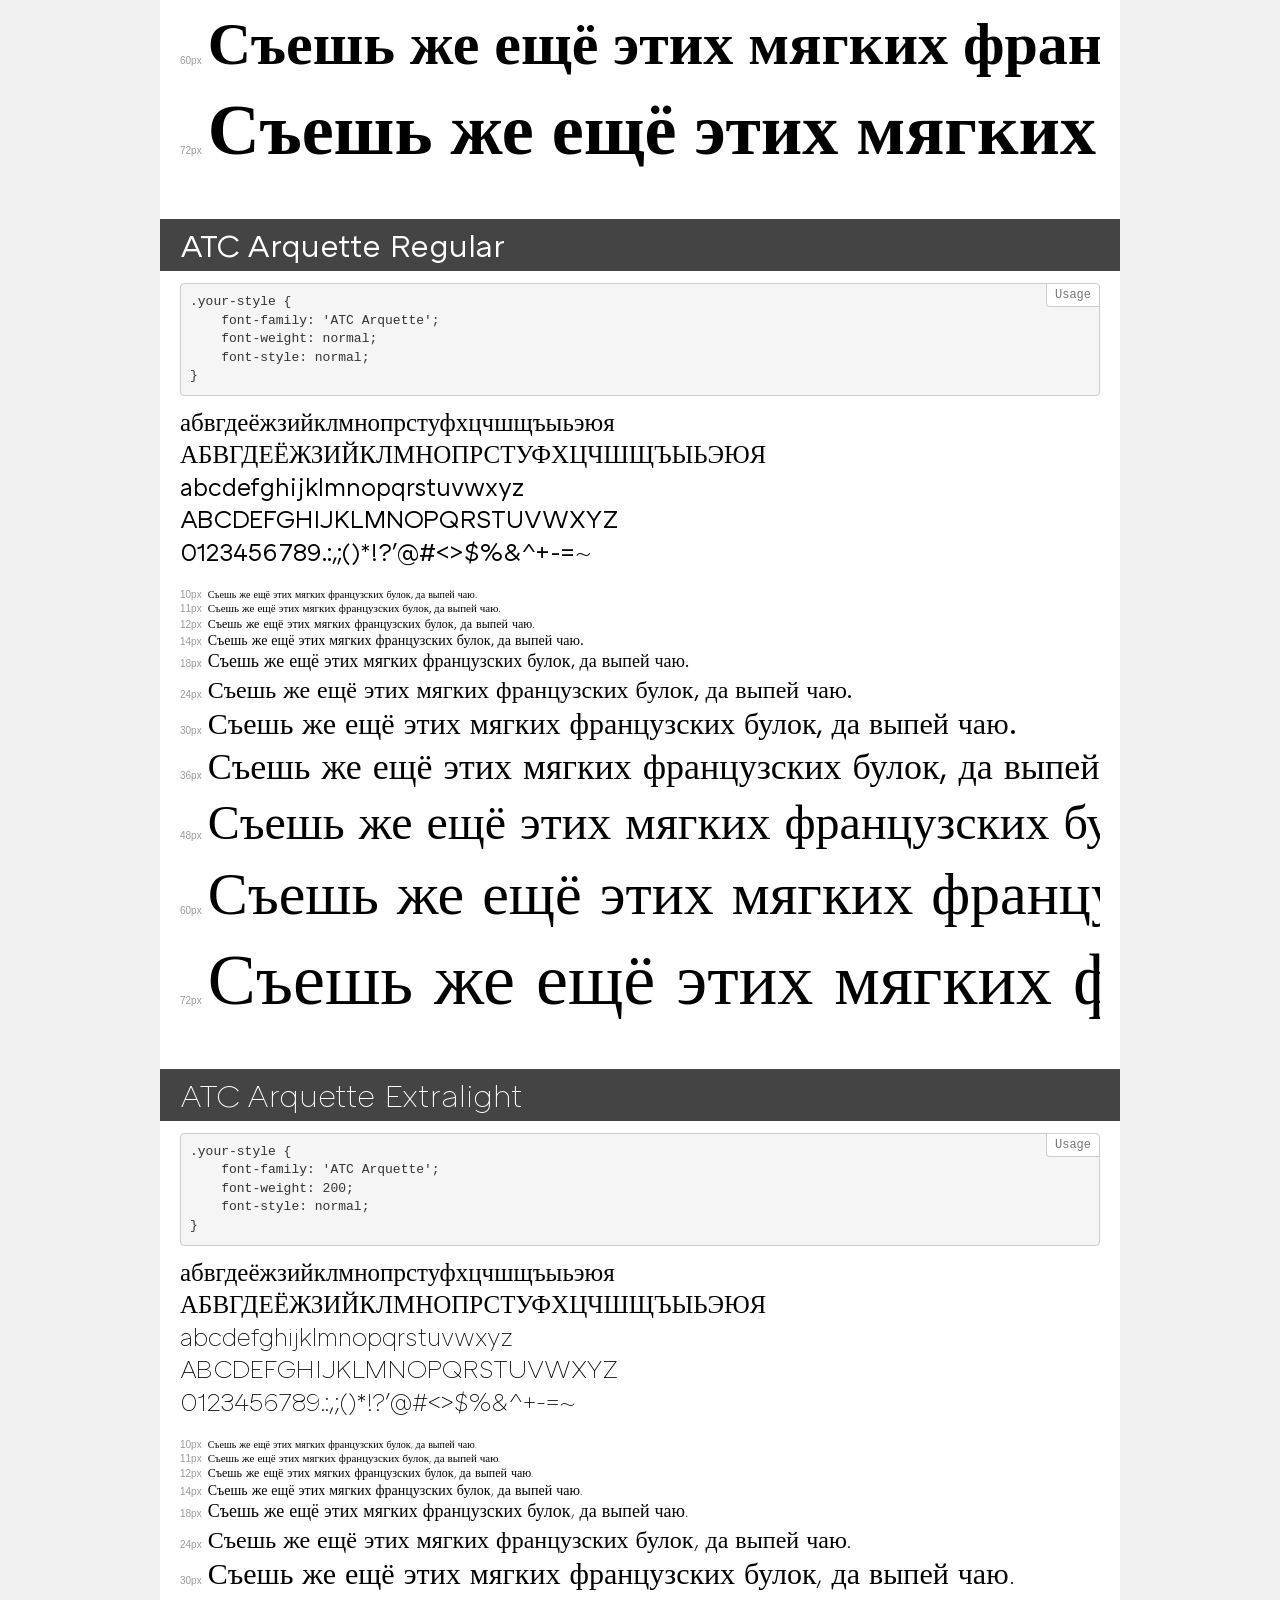
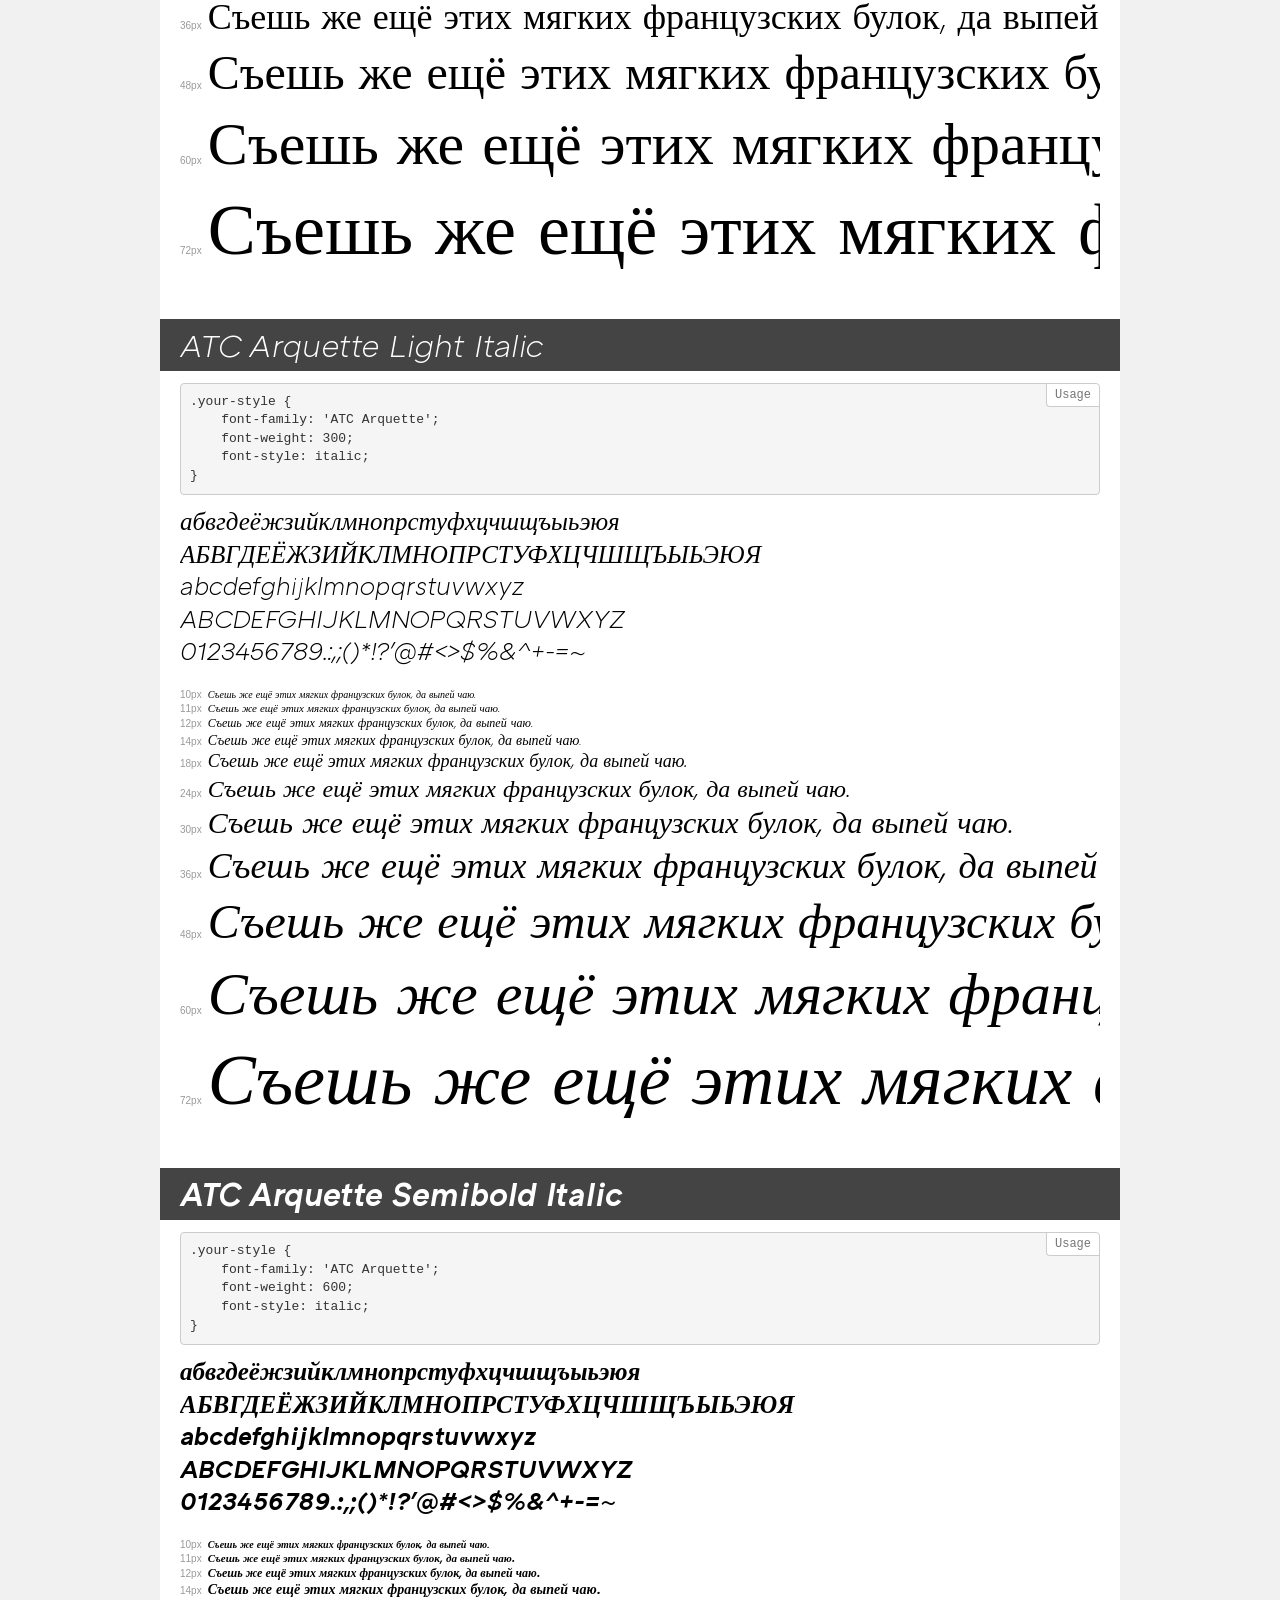
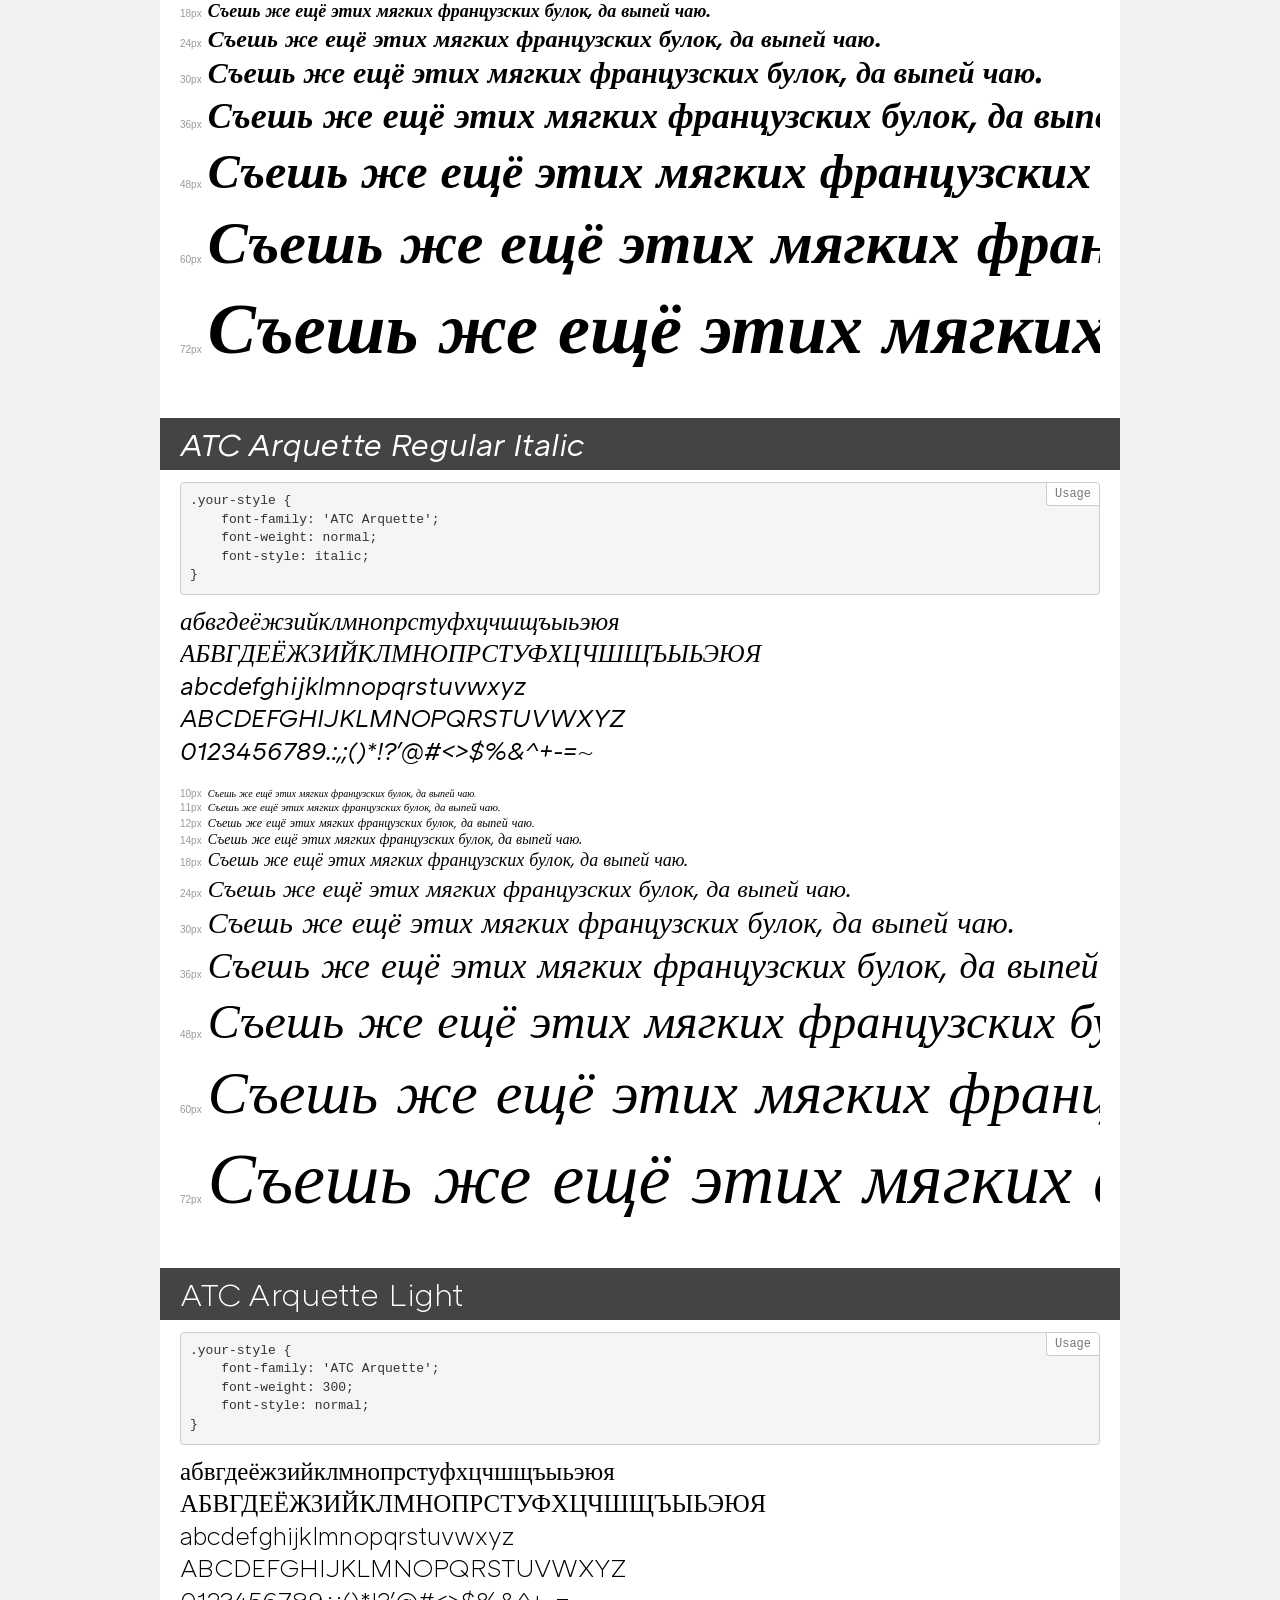
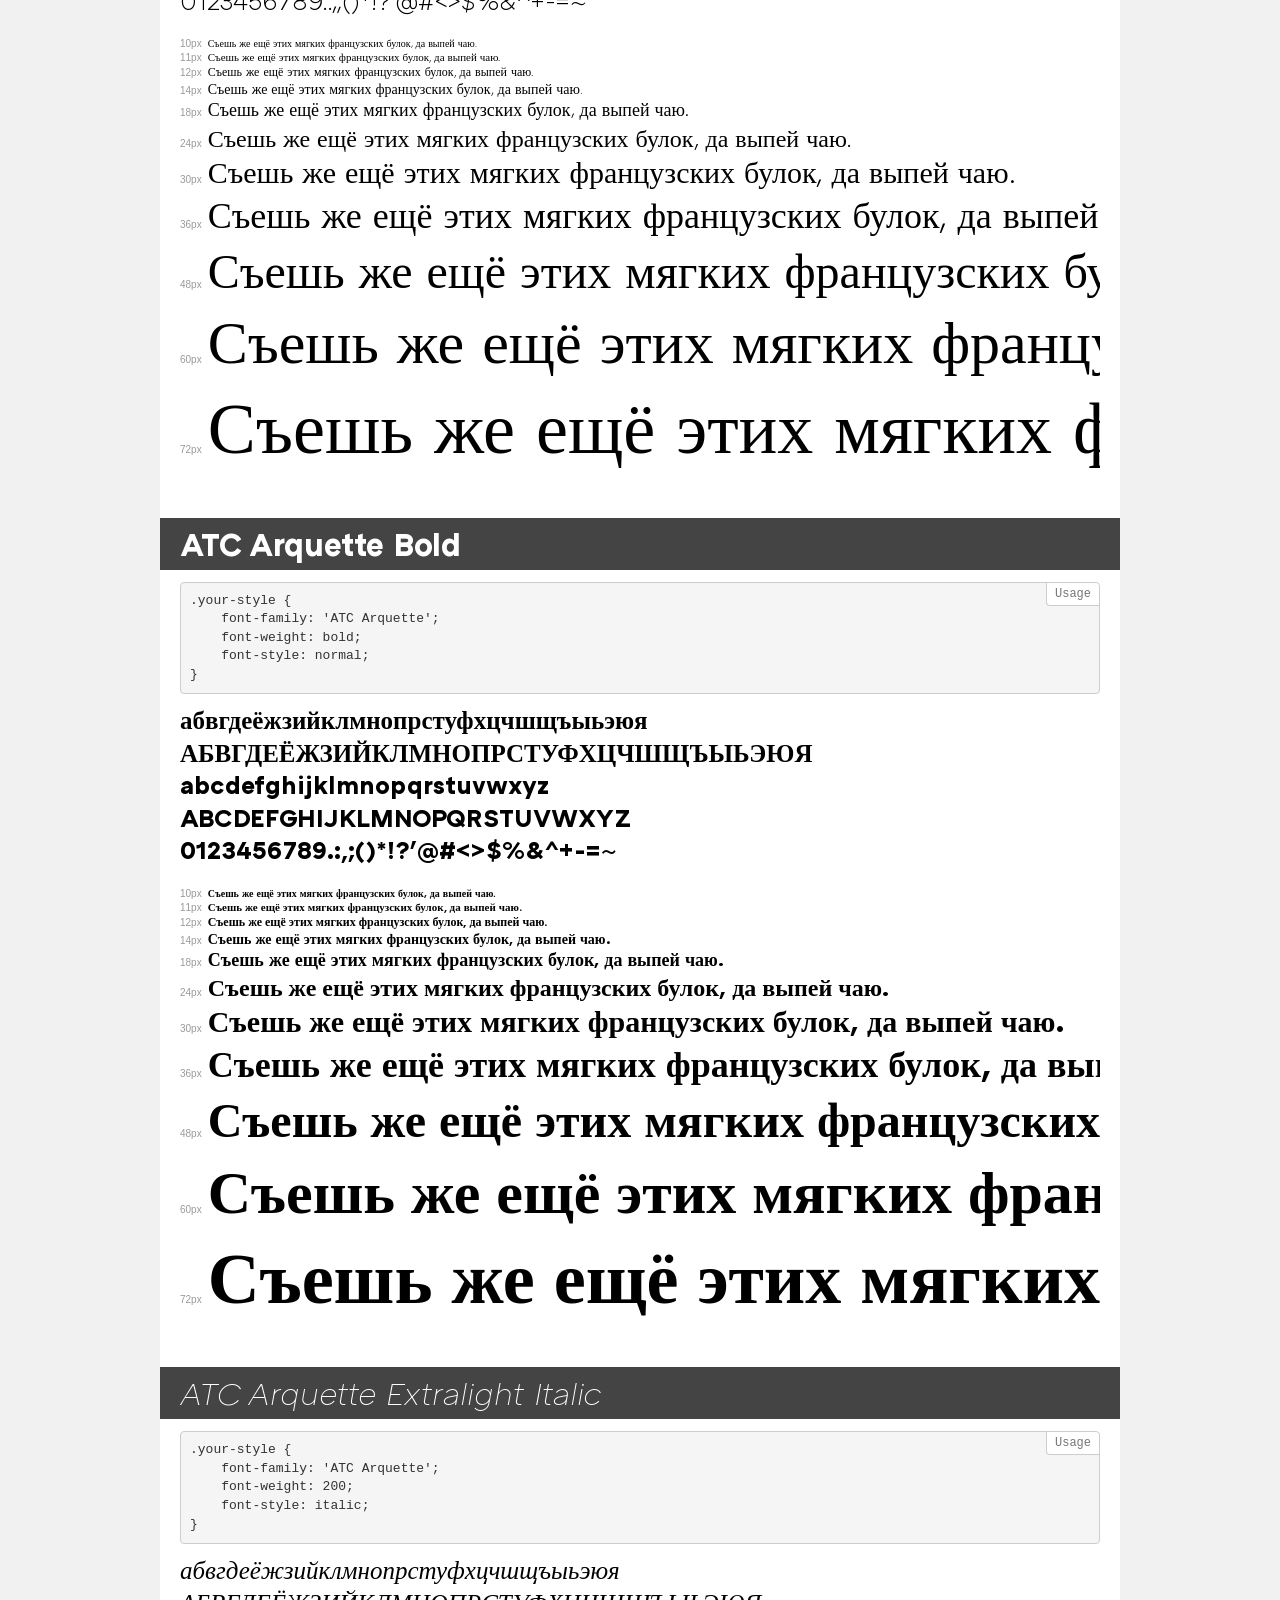
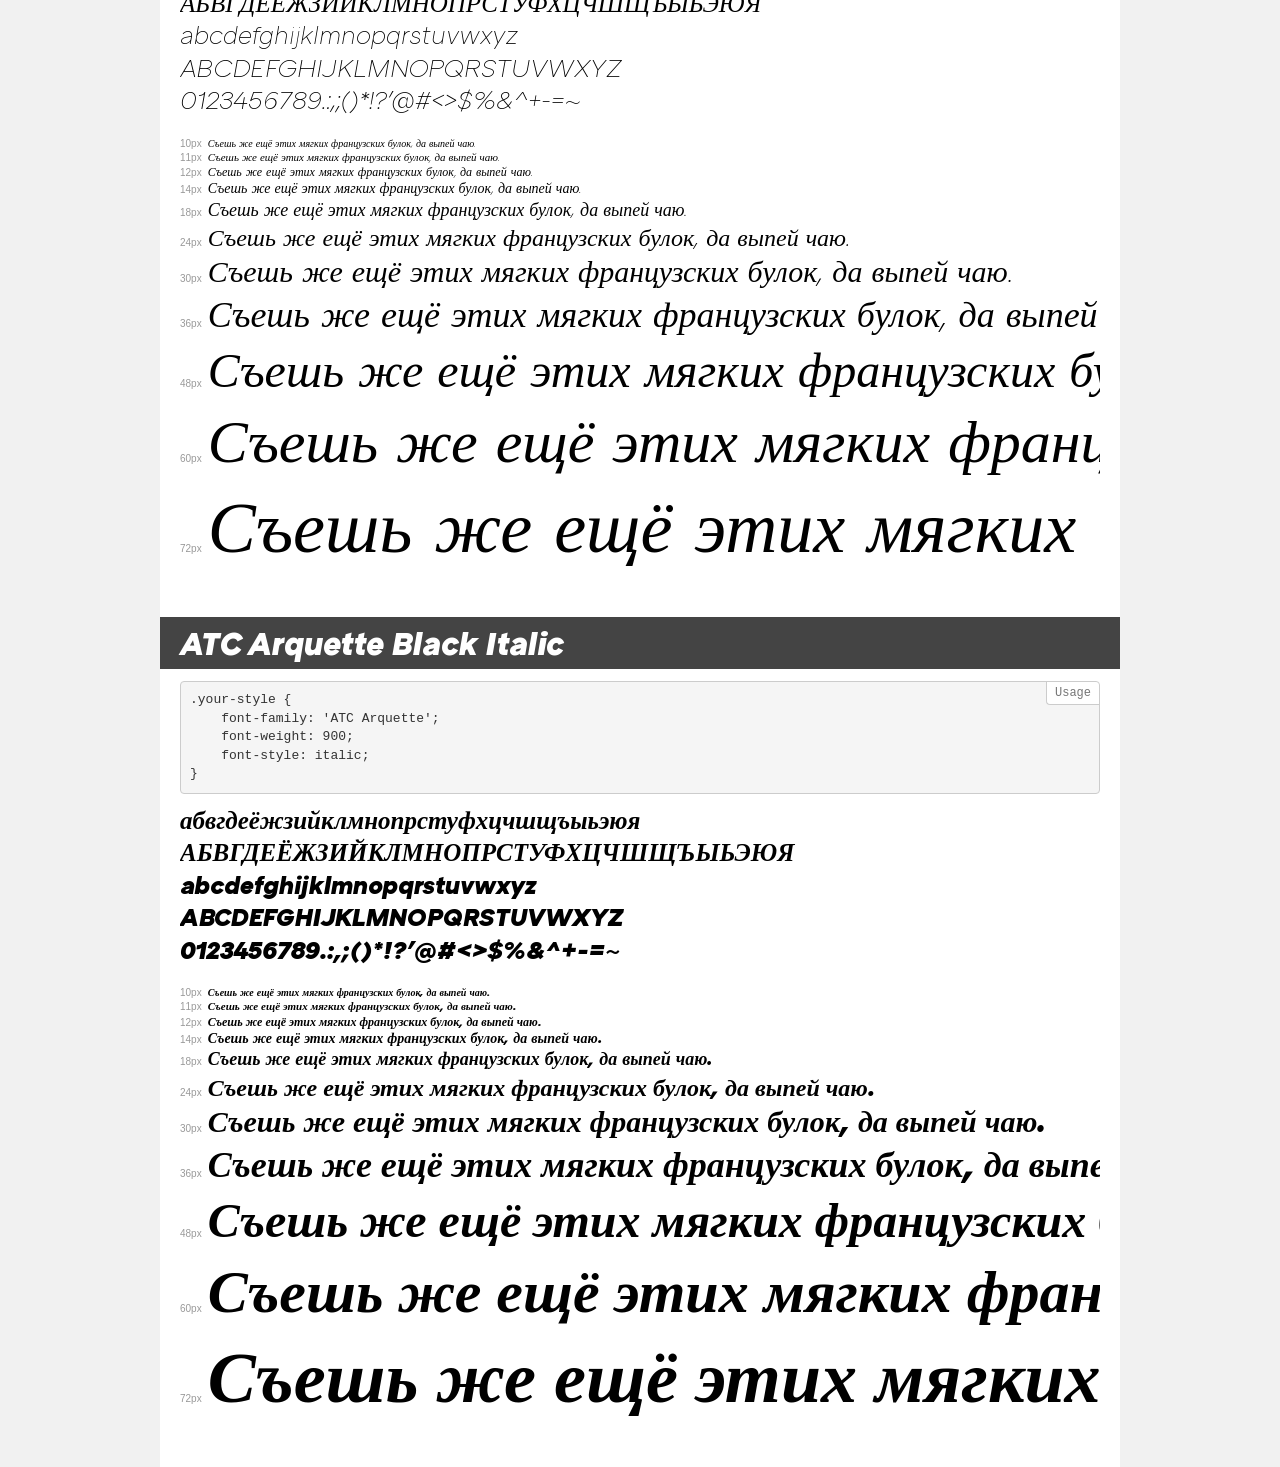
<file: rsrc/font/demo.html>
<!DOCTYPE html>
<html>

<head>
    <meta charset="utf-8">
    <meta http-equiv="X-UA-Compatible" content="IE=edge">
    <meta name="viewport" content="width=device-width, initial-scale=1">
    <meta name="robots" content="noindex, noarchive">
    <meta name="format-detection" content="telephone=no">
    <title>Transfonter demo</title>
    <link href="stylesheet.css" rel="stylesheet">
    <style>
        /*
        http://meyerweb.com/eric/tools/css/reset/
        v2.0 | 20110126
        License: none (public domain)
        */
        html,
        body,
        div,
        span,
        applet,
        object,
        iframe,
        h1,
        h2,
        h3,
        h4,
        h5,
        h6,
        p,
        blockquote,
        pre,
        a,
        abbr,
        acronym,
        address,
        big,
        cite,
        code,
        del,
        dfn,
        em,
        img,
        ins,
        kbd,
        q,
        s,
        samp,
        small,
        strike,
        strong,
        sub,
        sup,
        tt,
        var,
        b,
        u,
        i,
        center,
        dl,
        dt,
        dd,
        ol,
        ul,
        li,
        fieldset,
        form,
        label,
        legend,
        table,
        caption,
        tbody,
        tfoot,
        thead,
        tr,
        th,
        td,
        article,
        aside,
        canvas,
        details,
        embed,
        figure,
        figcaption,
        footer,
        header,
        hgroup,
        menu,
        nav,
        output,
        ruby,
        section,
        summary,
        time,
        mark,
        audio,
        video {
            margin: 0;
            padding: 0;
            border: 0;
            font-size: 100%;
            font: inherit;
            vertical-align: baseline;
        }

        /* HTML5 display-role reset for older browsers */
        article,
        aside,
        details,
        figcaption,
        figure,
        footer,
        header,
        hgroup,
        menu,
        nav,
        section {
            display: block;
        }

        body {
            line-height: 1;
        }

        ol,
        ul {
            list-style: none;
        }

        blockquote,
        q {
            quotes: none;
        }

        blockquote:before,
        blockquote:after,
        q:before,
        q:after {
            content: '';
            content: none;
        }

        table {
            border-collapse: collapse;
            border-spacing: 0;
        }

        /* common styles */
        body {
            background: #f1f1f1;
            color: #000;
        }

        .page {
            background: #fff;
            width: 920px;
            margin: 0 auto;
            padding: 20px 20px 0 20px;
            overflow: hidden;
        }

        .font-container {
            overflow-x: auto;
            overflow-y: hidden;
            margin-bottom: 40px;
            line-height: 1.3;
            white-space: nowrap;
            padding-bottom: 5px;
        }

        h1 {
            position: relative;
            background: #444;
            font-size: 32px;
            color: #fff;
            padding: 10px 20px;
            margin: 0 -20px 12px -20px;
        }

        .letters {
            font-size: 25px;
            margin-bottom: 20px;
        }

        .s10:before {
            content: '10px';
        }

        .s11:before {
            content: '11px';
        }

        .s12:before {
            content: '12px';
        }

        .s14:before {
            content: '14px';
        }

        .s18:before {
            content: '18px';
        }

        .s24:before {
            content: '24px';
        }

        .s30:before {
            content: '30px';
        }

        .s36:before {
            content: '36px';
        }

        .s48:before {
            content: '48px';
        }

        .s60:before {
            content: '60px';
        }

        .s72:before {
            content: '72px';
        }

        .s10:before,
        .s11:before,
        .s12:before,
        .s14:before,
        .s18:before,
        .s24:before,
        .s30:before,
        .s36:before,
        .s48:before,
        .s60:before,
        .s72:before {
            font-family: Arial, sans-serif;
            font-size: 10px;
            font-weight: normal;
            font-style: normal;
            color: #999;
            padding-right: 6px;
        }

        pre {
            display: block;
            position: relative;
            padding: 9px;
            margin: 0 0 10px;
            font-family: Monaco, Menlo, Consolas, "Courier New", monospace !important;
            font-size: 13px;
            line-height: 1.428571429;
            color: #333;
            font-weight: normal !important;
            font-style: normal !important;
            background-color: #f5f5f5;
            border: 1px solid #ccc;
            overflow-x: auto;
            border-radius: 4px;
        }

        pre:after {
            display: block;
            position: absolute;
            right: 0;
            top: 0;
            content: 'Usage';
            line-height: 1;
            padding: 5px 8px;
            font-size: 12px;
            color: #767676;
            background-color: #fff;
            border: 1px solid #ccc;
            border-right: none;
            border-top: none;
            border-radius: 0 4px 0 4px;
            z-index: 10;
        }

        /* responsive */
        @media (max-width: 959px) {
            .page {
                width: auto;
                margin: 0;
            }
        }
    </style>
</head>

<body>
    <div class="page">
        <div class="demo" style="font-family: 'ATC Arquette'; font-weight: bold; font-style: italic;">
            <h1>ATC Arquette Bold Italic</h1>
            <pre>.your-style {
    font-family: 'ATC Arquette';
    font-weight: bold;
    font-style: italic;
}</pre>
            <div class="font-container">
                <p class="letters">
                    абвгдеёжзийклмнопрстуфхцчшщъыьэюя<br>
                    АБВГДЕЁЖЗИЙКЛМНОПРСТУФХЦЧШЩЪЫЬЭЮЯ<br>
                    abcdefghijklmnopqrstuvwxyz<br>
                    ABCDEFGHIJKLMNOPQRSTUVWXYZ<br>
                    0123456789.:,;()*!?'@#<>$%&^+-=~
                </p>
                <p class="s10" style="font-size: 10px;">Съешь же ещё этих мягких французских булок, да выпей чаю.</p>
                <p class="s11" style="font-size: 11px;">Съешь же ещё этих мягких французских булок, да выпей чаю.</p>
                <p class="s12" style="font-size: 12px;">Съешь же ещё этих мягких французских булок, да выпей чаю.</p>
                <p class="s14" style="font-size: 14px;">Съешь же ещё этих мягких французских булок, да выпей чаю.</p>
                <p class="s18" style="font-size: 18px;">Съешь же ещё этих мягких французских булок, да выпей чаю.</p>
                <p class="s24" style="font-size: 24px;">Съешь же ещё этих мягких французских булок, да выпей чаю.</p>
                <p class="s30" style="font-size: 30px;">Съешь же ещё этих мягких французских булок, да выпей чаю.</p>
                <p class="s36" style="font-size: 36px;">Съешь же ещё этих мягких французских булок, да выпей чаю.</p>
                <p class="s48" style="font-size: 48px;">Съешь же ещё этих мягких французских булок, да выпей чаю.</p>
                <p class="s60" style="font-size: 60px;">Съешь же ещё этих мягких французских булок, да выпей чаю.</p>
                <p class="s72" style="font-size: 72px;">Съешь же ещё этих мягких французских булок, да выпей чаю.</p>
            </div>
        </div>
        <div class="demo" style="font-family: 'ATC Arquette'; font-weight: 500; font-style: normal;">
            <h1>ATC Arquette Medium</h1>
            <pre>.your-style {
    font-family: 'ATC Arquette';
    font-weight: 500;
    font-style: normal;
}</pre>
            <div class="font-container">
                <p class="letters">
                    абвгдеёжзийклмнопрстуфхцчшщъыьэюя<br>
                    АБВГДЕЁЖЗИЙКЛМНОПРСТУФХЦЧШЩЪЫЬЭЮЯ<br>
                    abcdefghijklmnopqrstuvwxyz<br>
                    ABCDEFGHIJKLMNOPQRSTUVWXYZ<br>
                    0123456789.:,;()*!?'@#<>$%&^+-=~
                </p>
                <p class="s10" style="font-size: 10px;">Съешь же ещё этих мягких французских булок, да выпей чаю.</p>
                <p class="s11" style="font-size: 11px;">Съешь же ещё этих мягких французских булок, да выпей чаю.</p>
                <p class="s12" style="font-size: 12px;">Съешь же ещё этих мягких французских булок, да выпей чаю.</p>
                <p class="s14" style="font-size: 14px;">Съешь же ещё этих мягких французских булок, да выпей чаю.</p>
                <p class="s18" style="font-size: 18px;">Съешь же ещё этих мягких французских булок, да выпей чаю.</p>
                <p class="s24" style="font-size: 24px;">Съешь же ещё этих мягких французских булок, да выпей чаю.</p>
                <p class="s30" style="font-size: 30px;">Съешь же ещё этих мягких французских булок, да выпей чаю.</p>
                <p class="s36" style="font-size: 36px;">Съешь же ещё этих мягких французских булок, да выпей чаю.</p>
                <p class="s48" style="font-size: 48px;">Съешь же ещё этих мягких французских булок, да выпей чаю.</p>
                <p class="s60" style="font-size: 60px;">Съешь же ещё этих мягких французских булок, да выпей чаю.</p>
                <p class="s72" style="font-size: 72px;">Съешь же ещё этих мягких французских булок, да выпей чаю.</p>
            </div>
        </div>
        <div class="demo" style="font-family: 'ATC Arquette'; font-weight: 500; font-style: italic;">
            <h1>ATC Arquette Medium Italic</h1>
            <pre>.your-style {
    font-family: 'ATC Arquette';
    font-weight: 500;
    font-style: italic;
}</pre>
            <div class="font-container">
                <p class="letters">
                    абвгдеёжзийклмнопрстуфхцчшщъыьэюя<br>
                    АБВГДЕЁЖЗИЙКЛМНОПРСТУФХЦЧШЩЪЫЬЭЮЯ<br>
                    abcdefghijklmnopqrstuvwxyz<br>
                    ABCDEFGHIJKLMNOPQRSTUVWXYZ<br>
                    0123456789.:,;()*!?'@#<>$%&^+-=~
                </p>
                <p class="s10" style="font-size: 10px;">Съешь же ещё этих мягких французских булок, да выпей чаю.</p>
                <p class="s11" style="font-size: 11px;">Съешь же ещё этих мягких французских булок, да выпей чаю.</p>
                <p class="s12" style="font-size: 12px;">Съешь же ещё этих мягких французских булок, да выпей чаю.</p>
                <p class="s14" style="font-size: 14px;">Съешь же ещё этих мягких французских булок, да выпей чаю.</p>
                <p class="s18" style="font-size: 18px;">Съешь же ещё этих мягких французских булок, да выпей чаю.</p>
                <p class="s24" style="font-size: 24px;">Съешь же ещё этих мягких французских булок, да выпей чаю.</p>
                <p class="s30" style="font-size: 30px;">Съешь же ещё этих мягких французских булок, да выпей чаю.</p>
                <p class="s36" style="font-size: 36px;">Съешь же ещё этих мягких французских булок, да выпей чаю.</p>
                <p class="s48" style="font-size: 48px;">Съешь же ещё этих мягких французских булок, да выпей чаю.</p>
                <p class="s60" style="font-size: 60px;">Съешь же ещё этих мягких французских булок, да выпей чаю.</p>
                <p class="s72" style="font-size: 72px;">Съешь же ещё этих мягких французских булок, да выпей чаю.</p>
            </div>
        </div>
        <div class="demo" style="font-family: 'ATC Arquette'; font-weight: 900; font-style: normal;">
            <h1>ATC Arquette Black</h1>
            <pre>.your-style {
    font-family: 'ATC Arquette';
    font-weight: 900;
    font-style: normal;
}</pre>
            <div class="font-container">
                <p class="letters">
                    абвгдеёжзийклмнопрстуфхцчшщъыьэюя<br>
                    АБВГДЕЁЖЗИЙКЛМНОПРСТУФХЦЧШЩЪЫЬЭЮЯ<br>
                    abcdefghijklmnopqrstuvwxyz<br>
                    ABCDEFGHIJKLMNOPQRSTUVWXYZ<br>
                    0123456789.:,;()*!?'@#<>$%&^+-=~
                </p>
                <p class="s10" style="font-size: 10px;">Съешь же ещё этих мягких французских булок, да выпей чаю.</p>
                <p class="s11" style="font-size: 11px;">Съешь же ещё этих мягких французских булок, да выпей чаю.</p>
                <p class="s12" style="font-size: 12px;">Съешь же ещё этих мягких французских булок, да выпей чаю.</p>
                <p class="s14" style="font-size: 14px;">Съешь же ещё этих мягких французских булок, да выпей чаю.</p>
                <p class="s18" style="font-size: 18px;">Съешь же ещё этих мягких французских булок, да выпей чаю.</p>
                <p class="s24" style="font-size: 24px;">Съешь же ещё этих мягких французских булок, да выпей чаю.</p>
                <p class="s30" style="font-size: 30px;">Съешь же ещё этих мягких французских булок, да выпей чаю.</p>
                <p class="s36" style="font-size: 36px;">Съешь же ещё этих мягких французских булок, да выпей чаю.</p>
                <p class="s48" style="font-size: 48px;">Съешь же ещё этих мягких французских булок, да выпей чаю.</p>
                <p class="s60" style="font-size: 60px;">Съешь же ещё этих мягких французских булок, да выпей чаю.</p>
                <p class="s72" style="font-size: 72px;">Съешь же ещё этих мягких французских булок, да выпей чаю.</p>
            </div>
        </div>
        <div class="demo" style="font-family: 'ATC Arquette'; font-weight: normal; font-style: normal;">
            <h1>ATC Arquette Regular</h1>
            <pre>.your-style {
    font-family: 'ATC Arquette';
    font-weight: normal;
    font-style: normal;
}</pre>
            <div class="font-container">
                <p class="letters">
                    абвгдеёжзийклмнопрстуфхцчшщъыьэюя<br>
                    АБВГДЕЁЖЗИЙКЛМНОПРСТУФХЦЧШЩЪЫЬЭЮЯ<br>
                    abcdefghijklmnopqrstuvwxyz<br>
                    ABCDEFGHIJKLMNOPQRSTUVWXYZ<br>
                    0123456789.:,;()*!?'@#<>$%&^+-=~
                </p>
                <p class="s10" style="font-size: 10px;">Съешь же ещё этих мягких французских булок, да выпей чаю.</p>
                <p class="s11" style="font-size: 11px;">Съешь же ещё этих мягких французских булок, да выпей чаю.</p>
                <p class="s12" style="font-size: 12px;">Съешь же ещё этих мягких французских булок, да выпей чаю.</p>
                <p class="s14" style="font-size: 14px;">Съешь же ещё этих мягких французских булок, да выпей чаю.</p>
                <p class="s18" style="font-size: 18px;">Съешь же ещё этих мягких французских булок, да выпей чаю.</p>
                <p class="s24" style="font-size: 24px;">Съешь же ещё этих мягких французских булок, да выпей чаю.</p>
                <p class="s30" style="font-size: 30px;">Съешь же ещё этих мягких французских булок, да выпей чаю.</p>
                <p class="s36" style="font-size: 36px;">Съешь же ещё этих мягких французских булок, да выпей чаю.</p>
                <p class="s48" style="font-size: 48px;">Съешь же ещё этих мягких французских булок, да выпей чаю.</p>
                <p class="s60" style="font-size: 60px;">Съешь же ещё этих мягких французских булок, да выпей чаю.</p>
                <p class="s72" style="font-size: 72px;">Съешь же ещё этих мягких французских булок, да выпей чаю.</p>
            </div>
        </div>
        <div class="demo" style="font-family: 'ATC Arquette'; font-weight: 200; font-style: normal;">
            <h1>ATC Arquette Extralight</h1>
            <pre>.your-style {
    font-family: 'ATC Arquette';
    font-weight: 200;
    font-style: normal;
}</pre>
            <div class="font-container">
                <p class="letters">
                    абвгдеёжзийклмнопрстуфхцчшщъыьэюя<br>
                    АБВГДЕЁЖЗИЙКЛМНОПРСТУФХЦЧШЩЪЫЬЭЮЯ<br>
                    abcdefghijklmnopqrstuvwxyz<br>
                    ABCDEFGHIJKLMNOPQRSTUVWXYZ<br>
                    0123456789.:,;()*!?'@#<>$%&^+-=~
                </p>
                <p class="s10" style="font-size: 10px;">Съешь же ещё этих мягких французских булок, да выпей чаю.</p>
                <p class="s11" style="font-size: 11px;">Съешь же ещё этих мягких французских булок, да выпей чаю.</p>
                <p class="s12" style="font-size: 12px;">Съешь же ещё этих мягких французских булок, да выпей чаю.</p>
                <p class="s14" style="font-size: 14px;">Съешь же ещё этих мягких французских булок, да выпей чаю.</p>
                <p class="s18" style="font-size: 18px;">Съешь же ещё этих мягких французских булок, да выпей чаю.</p>
                <p class="s24" style="font-size: 24px;">Съешь же ещё этих мягких французских булок, да выпей чаю.</p>
                <p class="s30" style="font-size: 30px;">Съешь же ещё этих мягких французских булок, да выпей чаю.</p>
                <p class="s36" style="font-size: 36px;">Съешь же ещё этих мягких французских булок, да выпей чаю.</p>
                <p class="s48" style="font-size: 48px;">Съешь же ещё этих мягких французских булок, да выпей чаю.</p>
                <p class="s60" style="font-size: 60px;">Съешь же ещё этих мягких французских булок, да выпей чаю.</p>
                <p class="s72" style="font-size: 72px;">Съешь же ещё этих мягких французских булок, да выпей чаю.</p>
            </div>
        </div>
        <div class="demo" style="font-family: 'ATC Arquette'; font-weight: 300; font-style: italic;">
            <h1>ATC Arquette Light Italic</h1>
            <pre>.your-style {
    font-family: 'ATC Arquette';
    font-weight: 300;
    font-style: italic;
}</pre>
            <div class="font-container">
                <p class="letters">
                    абвгдеёжзийклмнопрстуфхцчшщъыьэюя<br>
                    АБВГДЕЁЖЗИЙКЛМНОПРСТУФХЦЧШЩЪЫЬЭЮЯ<br>
                    abcdefghijklmnopqrstuvwxyz<br>
                    ABCDEFGHIJKLMNOPQRSTUVWXYZ<br>
                    0123456789.:,;()*!?'@#<>$%&^+-=~
                </p>
                <p class="s10" style="font-size: 10px;">Съешь же ещё этих мягких французских булок, да выпей чаю.</p>
                <p class="s11" style="font-size: 11px;">Съешь же ещё этих мягких французских булок, да выпей чаю.</p>
                <p class="s12" style="font-size: 12px;">Съешь же ещё этих мягких французских булок, да выпей чаю.</p>
                <p class="s14" style="font-size: 14px;">Съешь же ещё этих мягких французских булок, да выпей чаю.</p>
                <p class="s18" style="font-size: 18px;">Съешь же ещё этих мягких французских булок, да выпей чаю.</p>
                <p class="s24" style="font-size: 24px;">Съешь же ещё этих мягких французских булок, да выпей чаю.</p>
                <p class="s30" style="font-size: 30px;">Съешь же ещё этих мягких французских булок, да выпей чаю.</p>
                <p class="s36" style="font-size: 36px;">Съешь же ещё этих мягких французских булок, да выпей чаю.</p>
                <p class="s48" style="font-size: 48px;">Съешь же ещё этих мягких французских булок, да выпей чаю.</p>
                <p class="s60" style="font-size: 60px;">Съешь же ещё этих мягких французских булок, да выпей чаю.</p>
                <p class="s72" style="font-size: 72px;">Съешь же ещё этих мягких французских булок, да выпей чаю.</p>
            </div>
        </div>
        <div class="demo" style="font-family: 'ATC Arquette'; font-weight: 600; font-style: italic;">
            <h1>ATC Arquette Semibold Italic</h1>
            <pre>.your-style {
    font-family: 'ATC Arquette';
    font-weight: 600;
    font-style: italic;
}</pre>
            <div class="font-container">
                <p class="letters">
                    абвгдеёжзийклмнопрстуфхцчшщъыьэюя<br>
                    АБВГДЕЁЖЗИЙКЛМНОПРСТУФХЦЧШЩЪЫЬЭЮЯ<br>
                    abcdefghijklmnopqrstuvwxyz<br>
                    ABCDEFGHIJKLMNOPQRSTUVWXYZ<br>
                    0123456789.:,;()*!?'@#<>$%&^+-=~
                </p>
                <p class="s10" style="font-size: 10px;">Съешь же ещё этих мягких французских булок, да выпей чаю.</p>
                <p class="s11" style="font-size: 11px;">Съешь же ещё этих мягких французских булок, да выпей чаю.</p>
                <p class="s12" style="font-size: 12px;">Съешь же ещё этих мягких французских булок, да выпей чаю.</p>
                <p class="s14" style="font-size: 14px;">Съешь же ещё этих мягких французских булок, да выпей чаю.</p>
                <p class="s18" style="font-size: 18px;">Съешь же ещё этих мягких французских булок, да выпей чаю.</p>
                <p class="s24" style="font-size: 24px;">Съешь же ещё этих мягких французских булок, да выпей чаю.</p>
                <p class="s30" style="font-size: 30px;">Съешь же ещё этих мягких французских булок, да выпей чаю.</p>
                <p class="s36" style="font-size: 36px;">Съешь же ещё этих мягких французских булок, да выпей чаю.</p>
                <p class="s48" style="font-size: 48px;">Съешь же ещё этих мягких французских булок, да выпей чаю.</p>
                <p class="s60" style="font-size: 60px;">Съешь же ещё этих мягких французских булок, да выпей чаю.</p>
                <p class="s72" style="font-size: 72px;">Съешь же ещё этих мягких французских булок, да выпей чаю.</p>
            </div>
        </div>
        <div class="demo" style="font-family: 'ATC Arquette'; font-weight: normal; font-style: italic;">
            <h1>ATC Arquette Regular Italic</h1>
            <pre>.your-style {
    font-family: 'ATC Arquette';
    font-weight: normal;
    font-style: italic;
}</pre>
            <div class="font-container">
                <p class="letters">
                    абвгдеёжзийклмнопрстуфхцчшщъыьэюя<br>
                    АБВГДЕЁЖЗИЙКЛМНОПРСТУФХЦЧШЩЪЫЬЭЮЯ<br>
                    abcdefghijklmnopqrstuvwxyz<br>
                    ABCDEFGHIJKLMNOPQRSTUVWXYZ<br>
                    0123456789.:,;()*!?'@#<>$%&^+-=~
                </p>
                <p class="s10" style="font-size: 10px;">Съешь же ещё этих мягких французских булок, да выпей чаю.</p>
                <p class="s11" style="font-size: 11px;">Съешь же ещё этих мягких французских булок, да выпей чаю.</p>
                <p class="s12" style="font-size: 12px;">Съешь же ещё этих мягких французских булок, да выпей чаю.</p>
                <p class="s14" style="font-size: 14px;">Съешь же ещё этих мягких французских булок, да выпей чаю.</p>
                <p class="s18" style="font-size: 18px;">Съешь же ещё этих мягких французских булок, да выпей чаю.</p>
                <p class="s24" style="font-size: 24px;">Съешь же ещё этих мягких французских булок, да выпей чаю.</p>
                <p class="s30" style="font-size: 30px;">Съешь же ещё этих мягких французских булок, да выпей чаю.</p>
                <p class="s36" style="font-size: 36px;">Съешь же ещё этих мягких французских булок, да выпей чаю.</p>
                <p class="s48" style="font-size: 48px;">Съешь же ещё этих мягких французских булок, да выпей чаю.</p>
                <p class="s60" style="font-size: 60px;">Съешь же ещё этих мягких французских булок, да выпей чаю.</p>
                <p class="s72" style="font-size: 72px;">Съешь же ещё этих мягких французских булок, да выпей чаю.</p>
            </div>
        </div>
        <div class="demo" style="font-family: 'ATC Arquette'; font-weight: 300; font-style: normal;">
            <h1>ATC Arquette Light</h1>
            <pre>.your-style {
    font-family: 'ATC Arquette';
    font-weight: 300;
    font-style: normal;
}</pre>
            <div class="font-container">
                <p class="letters">
                    абвгдеёжзийклмнопрстуфхцчшщъыьэюя<br>
                    АБВГДЕЁЖЗИЙКЛМНОПРСТУФХЦЧШЩЪЫЬЭЮЯ<br>
                    abcdefghijklmnopqrstuvwxyz<br>
                    ABCDEFGHIJKLMNOPQRSTUVWXYZ<br>
                    0123456789.:,;()*!?'@#<>$%&^+-=~
                </p>
                <p class="s10" style="font-size: 10px;">Съешь же ещё этих мягких французских булок, да выпей чаю.</p>
                <p class="s11" style="font-size: 11px;">Съешь же ещё этих мягких французских булок, да выпей чаю.</p>
                <p class="s12" style="font-size: 12px;">Съешь же ещё этих мягких французских булок, да выпей чаю.</p>
                <p class="s14" style="font-size: 14px;">Съешь же ещё этих мягких французских булок, да выпей чаю.</p>
                <p class="s18" style="font-size: 18px;">Съешь же ещё этих мягких французских булок, да выпей чаю.</p>
                <p class="s24" style="font-size: 24px;">Съешь же ещё этих мягких французских булок, да выпей чаю.</p>
                <p class="s30" style="font-size: 30px;">Съешь же ещё этих мягких французских булок, да выпей чаю.</p>
                <p class="s36" style="font-size: 36px;">Съешь же ещё этих мягких французских булок, да выпей чаю.</p>
                <p class="s48" style="font-size: 48px;">Съешь же ещё этих мягких французских булок, да выпей чаю.</p>
                <p class="s60" style="font-size: 60px;">Съешь же ещё этих мягких французских булок, да выпей чаю.</p>
                <p class="s72" style="font-size: 72px;">Съешь же ещё этих мягких французских булок, да выпей чаю.</p>
            </div>
        </div>
        <div class="demo" style="font-family: 'ATC Arquette'; font-weight: bold; font-style: normal;">
            <h1>ATC Arquette Bold</h1>
            <pre>.your-style {
    font-family: 'ATC Arquette';
    font-weight: bold;
    font-style: normal;
}</pre>
            <div class="font-container">
                <p class="letters">
                    абвгдеёжзийклмнопрстуфхцчшщъыьэюя<br>
                    АБВГДЕЁЖЗИЙКЛМНОПРСТУФХЦЧШЩЪЫЬЭЮЯ<br>
                    abcdefghijklmnopqrstuvwxyz<br>
                    ABCDEFGHIJKLMNOPQRSTUVWXYZ<br>
                    0123456789.:,;()*!?'@#<>$%&^+-=~
                </p>
                <p class="s10" style="font-size: 10px;">Съешь же ещё этих мягких французских булок, да выпей чаю.</p>
                <p class="s11" style="font-size: 11px;">Съешь же ещё этих мягких французских булок, да выпей чаю.</p>
                <p class="s12" style="font-size: 12px;">Съешь же ещё этих мягких французских булок, да выпей чаю.</p>
                <p class="s14" style="font-size: 14px;">Съешь же ещё этих мягких французских булок, да выпей чаю.</p>
                <p class="s18" style="font-size: 18px;">Съешь же ещё этих мягких французских булок, да выпей чаю.</p>
                <p class="s24" style="font-size: 24px;">Съешь же ещё этих мягких французских булок, да выпей чаю.</p>
                <p class="s30" style="font-size: 30px;">Съешь же ещё этих мягких французских булок, да выпей чаю.</p>
                <p class="s36" style="font-size: 36px;">Съешь же ещё этих мягких французских булок, да выпей чаю.</p>
                <p class="s48" style="font-size: 48px;">Съешь же ещё этих мягких французских булок, да выпей чаю.</p>
                <p class="s60" style="font-size: 60px;">Съешь же ещё этих мягких французских булок, да выпей чаю.</p>
                <p class="s72" style="font-size: 72px;">Съешь же ещё этих мягких французских булок, да выпей чаю.</p>
            </div>
        </div>
        <div class="demo" style="font-family: 'ATC Arquette'; font-weight: 200; font-style: italic;">
            <h1>ATC Arquette Extralight Italic</h1>
            <pre>.your-style {
    font-family: 'ATC Arquette';
    font-weight: 200;
    font-style: italic;
}</pre>
            <div class="font-container">
                <p class="letters">
                    абвгдеёжзийклмнопрстуфхцчшщъыьэюя<br>
                    АБВГДЕЁЖЗИЙКЛМНОПРСТУФХЦЧШЩЪЫЬЭЮЯ<br>
                    abcdefghijklmnopqrstuvwxyz<br>
                    ABCDEFGHIJKLMNOPQRSTUVWXYZ<br>
                    0123456789.:,;()*!?'@#<>$%&^+-=~
                </p>
                <p class="s10" style="font-size: 10px;">Съешь же ещё этих мягких французских булок, да выпей чаю.</p>
                <p class="s11" style="font-size: 11px;">Съешь же ещё этих мягких французских булок, да выпей чаю.</p>
                <p class="s12" style="font-size: 12px;">Съешь же ещё этих мягких французских булок, да выпей чаю.</p>
                <p class="s14" style="font-size: 14px;">Съешь же ещё этих мягких французских булок, да выпей чаю.</p>
                <p class="s18" style="font-size: 18px;">Съешь же ещё этих мягких французских булок, да выпей чаю.</p>
                <p class="s24" style="font-size: 24px;">Съешь же ещё этих мягких французских булок, да выпей чаю.</p>
                <p class="s30" style="font-size: 30px;">Съешь же ещё этих мягких французских булок, да выпей чаю.</p>
                <p class="s36" style="font-size: 36px;">Съешь же ещё этих мягких французских булок, да выпей чаю.</p>
                <p class="s48" style="font-size: 48px;">Съешь же ещё этих мягких французских булок, да выпей чаю.</p>
                <p class="s60" style="font-size: 60px;">Съешь же ещё этих мягких французских булок, да выпей чаю.</p>
                <p class="s72" style="font-size: 72px;">Съешь же ещё этих мягких французских булок, да выпей чаю.</p>
            </div>
        </div>
        <div class="demo" style="font-family: 'ATC Arquette'; font-weight: 900; font-style: italic;">
            <h1>ATC Arquette Black Italic</h1>
            <pre>.your-style {
    font-family: 'ATC Arquette';
    font-weight: 900;
    font-style: italic;
}</pre>
            <div class="font-container">
                <p class="letters">
                    абвгдеёжзийклмнопрстуфхцчшщъыьэюя<br>
                    АБВГДЕЁЖЗИЙКЛМНОПРСТУФХЦЧШЩЪЫЬЭЮЯ<br>
                    abcdefghijklmnopqrstuvwxyz<br>
                    ABCDEFGHIJKLMNOPQRSTUVWXYZ<br>
                    0123456789.:,;()*!?'@#<>$%&^+-=~
                </p>
                <p class="s10" style="font-size: 10px;">Съешь же ещё этих мягких французских булок, да выпей чаю.</p>
                <p class="s11" style="font-size: 11px;">Съешь же ещё этих мягких французских булок, да выпей чаю.</p>
                <p class="s12" style="font-size: 12px;">Съешь же ещё этих мягких французских булок, да выпей чаю.</p>
                <p class="s14" style="font-size: 14px;">Съешь же ещё этих мягких французских булок, да выпей чаю.</p>
                <p class="s18" style="font-size: 18px;">Съешь же ещё этих мягких французских булок, да выпей чаю.</p>
                <p class="s24" style="font-size: 24px;">Съешь же ещё этих мягких французских булок, да выпей чаю.</p>
                <p class="s30" style="font-size: 30px;">Съешь же ещё этих мягких французских булок, да выпей чаю.</p>
                <p class="s36" style="font-size: 36px;">Съешь же ещё этих мягких французских булок, да выпей чаю.</p>
                <p class="s48" style="font-size: 48px;">Съешь же ещё этих мягких французских булок, да выпей чаю.</p>
                <p class="s60" style="font-size: 60px;">Съешь же ещё этих мягких французских булок, да выпей чаю.</p>
                <p class="s72" style="font-size: 72px;">Съешь же ещё этих мягких французских булок, да выпей чаю.</p>
            </div>
        </div>
    </div>
</body>

</html>
</file>
<file: rsrc/html-css-js-portfolio-tutorial-2-main/style.css>
/* GENERAL */

@import url("https://fonts.googleapis.com/css2?family=Poppins:wght@300;400;500;600&display=swap");

* {
  margin: 0;
  padding: 0;
}

body {
  font-family: "Poppins", sans-serif;
}

html {
  scroll-behavior: smooth;
}

p {
  color: rgb(85, 85, 85);
}

/* TRANSITION */

a,
.btn {
  transition: all 300ms ease;
}

/* DESKTOP NAV */

nav,
.nav-links {
  display: flex;
}

nav {
  justify-content: space-around;
  align-items: center;
  height: 17vh;
}

.nav-links {
  gap: 2rem;
  list-style: none;
  font-size: 1.5rem;
}

a {
  color: black;
  text-decoration: none;
  text-decoration-color: white;
}

a:hover {
  color: grey;
  text-decoration: underline;
  text-underline-offset: 1rem;
  text-decoration-color: rgb(181, 181, 181);
}

.logo {
  font-size: 2rem;
}

.logo:hover {
  cursor: default;
}

/* HAMBURGER MENU */

#hamburger-nav {
  display: none;
}

.hamburger-menu {
  position: relative;
  display: inline-block;
}

.hamburger-icon {
  display: flex;
  flex-direction: column;
  justify-content: space-between;
  height: 24px;
  width: 30px;
  cursor: pointer;
}

.hamburger-icon span {
  width: 100%;
  height: 2px;
  background-color: black;
  transition: all 0.3 ease-in-out;
}

.menu-links {
  position: absolute;
  top: 100%;
  right: 0;
  background-color: white;
  width: fit-content;
  max-height: 0;
  overflow: hidden;
  transition: all 0.3 ease-in-out;
}

.menu-links a {
  display: block;
  padding: 10px;
  text-align: center;
  font-size: 1.5rem;
  color: black;
  text-decoration: none;
  transition: all 0.3 ease-in-out;
}

.menu-links li {
  list-style: none;
}

.menu-links.open {
  max-height: 300px;
}

.hamburger-icon.open span:first-child {
  transform: rotate(45deg) translate(10px, 5px);
}

.hamburger-icon.open span:nth-child(2) {
  opacity: 0;
}

.hamburger-icon.open span:last-child {
  transform: rotate(-45deg) translate(10px, -5px);
}

.hamburger-icon span:first-child {
  transform: none;
}

.hamburger-icon span:first-child {
  opacity: 1;
}

.hamburger-icon span:first-child {
  transform: none;
}

/* SECTIONS */

section {
  padding-top: 4vh;
  height: 96vh;
  margin: 0 10rem;
  box-sizing: border-box;
  min-height: fit-content;
}

.section-container {
  display: flex;
}

/* PROFILE SECTION */

#profile {
  display: flex;
  justify-content: center;
  gap: 5rem;
  height: 80vh;
}

.section__pic-container {
  display: flex;
  height: 400px;
  width: 400px;
  margin: auto 0;
}

.section__text {
  align-self: center;
  text-align: center;
}

.section__text p {
  font-weight: 600;
}

.section__text__p1 {
  text-align: center;
}

.section__text__p2 {
  font-size: 1.75rem;
  margin-bottom: 1rem;
}

.title {
  font-size: 3rem;
  text-align: center;
}

#socials-container {
  display: flex;
  justify-content: center;
  margin-top: 1rem;
  gap: 1rem;
}

/* ICONS */

.icon {
  cursor: pointer;
  height: 2rem;
}

/* BUTTONS */

.btn-container {
  display: flex;
  justify-content: center;
  gap: 1rem;
}

.btn {
  font-weight: 600;
  transition: all 300ms ease;
  padding: 1rem;
  width: 8rem;
  border-radius: 2rem;
}

.btn-color-1,
.btn-color-2 {
  border: rgb(53, 53, 53) 0.1rem solid;
}

.btn-color-1:hover,
.btn-color-2:hover {
  cursor: pointer;
}

.btn-color-1,
.btn-color-2:hover {
  background: rgb(53, 53, 53);
  color: white;
}

.btn-color-1:hover {
  background: rgb(0, 0, 0);
}

.btn-color-2 {
  background: none;
}

.btn-color-2:hover {
  border: rgb(255, 255, 255) 0.1rem solid;
}

.btn-container {
  gap: 1rem;
}

/* ABOUT SECTION */

#about {
  position: relative;
}

.about-containers {
  gap: 2rem;
  margin-bottom: 2rem;
  margin-top: 2rem;
}

.about-details-container {
  justify-content: center;
  flex-direction: column;
}

.about-containers,
.about-details-container {
  display: flex;
}

.about-pic {
  border-radius: 2rem;
}

.arrow {
  position: absolute;
  right: -5rem;
  bottom: 2.5rem;
}

.details-container {
  padding: 1.5rem;
  flex: 1;
  background: white;
  border-radius: 2rem;
  border: rgb(53, 53, 53) 0.1rem solid;
  border-color: rgb(163, 163, 163);
  text-align: center;
}

.section-container {
  gap: 4rem;
  height: 80%;
}

.section__pic-container {
  height: 400px;
  width: 400px;
  margin: auto 0;
}

/* EXPERIENCE SECTION */

#experience {
  position: relative;
}

.experience-sub-title {
  color: rgb(85, 85, 85);
  font-weight: 600;
  font-size: 1.75rem;
  margin-bottom: 2rem;
}

.experience-details-container {
  display: flex;
  justify-content: center;
  flex-direction: column;
}

.article-container {
  display: flex;
  text-align: initial;
  flex-wrap: wrap;
  flex-direction: row;
  gap: 2.5rem;
  justify-content: space-around;
}

article {
  display: flex;
  width: 10rem;
  justify-content: space-around;
  gap: 0.5rem;
}

article .icon {
  cursor: default;
}

/* PROJECTS SECTION */

#projects {
  position: relative;
}

.color-container {
  border-color: rgb(163, 163, 163);
  background: rgb(250, 250, 250);
}

.project-img {
  border-radius: 2rem;
  width: 90%;
  height: 90%;
}

.project-title {
  margin: 1rem;
  color: black;
}

.project-btn {
  color: black;
  border-color: rgb(163, 163, 163);
}

/* CONTACT */

#contact {
  display: flex;
  justify-content: center;
  flex-direction: column;
  height: 70vh;
}

.contact-info-upper-container {
  display: flex;
  justify-content: center;
  border-radius: 2rem;
  border: rgb(53, 53, 53) 0.1rem solid;
  border-color: rgb(163, 163, 163);
  background: (250, 250, 250);
  margin: 2rem auto;
  padding: 0.5rem;
}

.contact-info-container {
  display: flex;
  align-items: center;
  justify-content: center;
  gap: 0.5rem;
  margin: 1rem;
}

.contact-info-container p {
  font-size: larger;
}

.contact-icon {
  cursor: default;
}

.email-icon {
  height: 2.5rem;
}

/* FOOTER SECTION */

footer {
  height: 26vh;
  margin: 0 1rem;
}

footer p {
  text-align: center;
}
</file>
<file: rsrc/html-css-js-portfolio-tutorial-2-main/mediaqueries.css>
@media screen and (max-width: 1400px) {
  #profile {
    height: 83vh;
    margin-bottom: 6rem;
  }
  .about-containers {
    flex-wrap: wrap;
  }
  #contact,
  #projects {
    height: fit-content;
  }
}

@media screen and (max-width: 1200px) {
  #desktop-nav {
    display: none;
  }
  #hamburger-nav {
    display: flex;
  }
  #experience,
  .experience-details-container {
    margin-top: 2rem;
  }
  #profile,
  .section-container {
    display: block;
  }
  .arrow {
    display: none;
  }
  section,
  .section-container {
    height: fit-content;
  }
  section {
    margin: 0 5%;
  }
  .section__pic-container {
    width: 275px;
    height: 275px;
    margin: 0 auto 2rem;
  }
  .about-containers {
    margin-top: 0;
  }
}

@media screen and (max-width: 600px) {
  #contact,
  footer {
    height: 40vh;
  }
  #profile {
    height: 83vh;
    margin-bottom: 0;
  }
  article {
    font-size: 1rem;
  }
  footer nav {
    height: fit-content;
    margin-bottom: 2rem;
  }
  .about-containers,
  .contact-info-upper-container,
  .btn-container {
    flex-wrap: wrap;
  }
  .contact-info-container {
    margin: 0;
  }
  .contact-info-container p,
  .nav-links li a {
    font-size: 1rem;
  }
  .experience-sub-title {
    font-size: 1.25rem;
  }
  .logo {
    font-size: 1.5rem;
  }
  .nav-links {
    flex-direction: column;
    gap: 0.5rem;
    text-align: center;
  }
  .section__pic-container {
    width: auto;
    height: 46vw;
    justify-content: center;
  }
  .section__text__p2 {
    font-size: 1.25rem;
  }
  .title {
    font-size: 2rem;
  }
  .text-container {
    text-align: justify;
  }
}
</file>
<file: external-CSS/buy-sell.css>
* {
    margin: 0;
    padding: 0;
    box-sizing: border-box;
    font-family: -apple-system, BlinkMacSystemFont, 'Segoe UI', Roboto, Oxygen, Ubuntu, Cantarell, sans-serif;
}

body {
    background-color: transparent;
    min-height: 100vh;
    display: flex;
    align-items: center;
    justify-content: center;
}

.main-container {
    width: 100%;
    max-width: 500px;
    padding: 1rem;
    margin: 0 auto;
}

.exchange-card {
    background-color: white;
    border-radius: 20px;
    padding: 1.5rem;
    box-shadow: 0 4px 6px rgba(0, 0, 0, 0.1);
    width: 100%;
}

.tab-container {
    display: flex;
    margin-bottom: 1.5rem;
    border-bottom: 2px solid #eee;
}

.tab {
    padding: 0.75rem 1.5rem;
    cursor: pointer;
    font-weight: bold;
    color: #666;
    font-size: 0.95rem;
}

.tab.active {
    color: #3498db;
    border-bottom: 2px solid #3498db;
    margin-bottom: -2px;
}

.input-group {
    margin-bottom: 1.25rem;
    position: relative;
}

.input-group label {
    display: block;
    margin-bottom: 0.4rem;
    color: #666;
    font-size: 0.9rem;
}

.input-group select,
.input-group input {
    width: 100%;
    padding: 0.7rem;
    border: 1px solid #ddd;
    border-radius: 5px;
    font-size: 0.95rem;
}

.exchange-rate {
    text-align: center;
    margin: 0.75rem 0;
    color: #666;
    padding: 0.75rem;
    background-color: #f8f9fa;
    border-radius: 5px;
    font-size: 0.9rem;
}

.fee-info {
    text-align: center;
    color: #666;
    font-size: 0.85rem;
    margin-bottom: 1rem;
    padding: 0.5rem;
    background-color: #fff3cd;
    border-radius: 5px;
}

.submit-button {
    width: 100%;
    padding: 0.875rem;
    background-color: #0e57d7;
    color: white;
    border: none;
    border-radius: 5px;
    font-size: 0.95rem;
    cursor: pointer;
    transition: background-color 0.3s;
}

.submit-button:hover {
    background-color: #2980b9;
}

.loading {
    position: absolute;
    right: 10px;
    top: 35px;
    color: #666;
    font-size: 0.8rem;
}

.error-message {
    color: #e74c3c;
    margin-top: 0.4rem;
    font-size: 0.85rem;
}

@media (max-width: 480px) {
    .exchange-card {
        padding: 1.25rem;
    }

    .tab {
        padding: 0.6rem 1rem;
        font-size: 0.9rem;
    }
}
</file>
<file: rsrc/font/stylesheet.css>
@font-face {
    font-family: 'ATC Arquette';
    src: url('ATCArquette-BoldItalic.eot');
    src: local('ATC Arquette Bold Italic'), local('ATCArquette-BoldItalic'),
        url('ATCArquette-BoldItalic.eot?#iefix') format('embedded-opentype'),
        url('ATCArquette-BoldItalic.woff2') format('woff2'),
        url('ATCArquette-BoldItalic.woff') format('woff'),
        url('ATCArquette-BoldItalic.ttf') format('truetype');
    font-weight: bold;
    font-style: italic;
}

@font-face {
    font-family: 'ATC Arquette';
    src: url('ATCArquette-Medium.eot');
    src: local('ATC Arquette Medium'), local('ATCArquette-Medium'),
        url('ATCArquette-Medium.eot?#iefix') format('embedded-opentype'),
        url('ATCArquette-Medium.woff2') format('woff2'),
        url('ATCArquette-Medium.woff') format('woff'),
        url('ATCArquette-Medium.ttf') format('truetype');
    font-weight: 500;
    font-style: normal;
}

@font-face {
    font-family: 'ATC Arquette';
    src: url('ATCArquette-MediumItalic.eot');
    src: local('ATC Arquette Medium Italic'), local('ATCArquette-MediumItalic'),
        url('ATCArquette-MediumItalic.eot?#iefix') format('embedded-opentype'),
        url('ATCArquette-MediumItalic.woff2') format('woff2'),
        url('ATCArquette-MediumItalic.woff') format('woff'),
        url('ATCArquette-MediumItalic.ttf') format('truetype');
    font-weight: 500;
    font-style: italic;
}

@font-face {
    font-family: 'ATC Arquette';
    src: url('ATCArquette-Black.eot');
    src: local('ATC Arquette Black'), local('ATCArquette-Black'),
        url('ATCArquette-Black.eot?#iefix') format('embedded-opentype'),
        url('ATCArquette-Black.woff2') format('woff2'),
        url('ATCArquette-Black.woff') format('woff'),
        url('ATCArquette-Black.ttf') format('truetype');
    font-weight: 900;
    font-style: normal;
}

@font-face {
    font-family: 'ATC Arquette';
    src: url('ATCArquette-Regular.eot');
    src: local('ATC Arquette Regular'), local('ATCArquette-Regular'),
        url('ATCArquette-Regular.eot?#iefix') format('embedded-opentype'),
        url('ATCArquette-Regular.woff2') format('woff2'),
        url('ATCArquette-Regular.woff') format('woff'),
        url('ATCArquette-Regular.ttf') format('truetype');
    font-weight: normal;
    font-style: normal;
}

@font-face {
    font-family: 'ATC Arquette';
    src: url('ATCArquette-Extralight.eot');
    src: local('ATC Arquette Extralight'), local('ATCArquette-Extralight'),
        url('ATCArquette-Extralight.eot?#iefix') format('embedded-opentype'),
        url('ATCArquette-Extralight.woff2') format('woff2'),
        url('ATCArquette-Extralight.woff') format('woff'),
        url('ATCArquette-Extralight.ttf') format('truetype');
    font-weight: 200;
    font-style: normal;
}

@font-face {
    font-family: 'ATC Arquette';
    src: url('ATCArquette-LightItalic.eot');
    src: local('ATC Arquette Light Italic'), local('ATCArquette-LightItalic'),
        url('ATCArquette-LightItalic.eot?#iefix') format('embedded-opentype'),
        url('ATCArquette-LightItalic.woff2') format('woff2'),
        url('ATCArquette-LightItalic.woff') format('woff'),
        url('ATCArquette-LightItalic.ttf') format('truetype');
    font-weight: 300;
    font-style: italic;
}

@font-face {
    font-family: 'ATC Arquette';
    src: url('ATCArquette-SemiboldItalic.eot');
    src: local('ATC Arquette Semibold Italic'), local('ATCArquette-SemiboldItalic'),
        url('ATCArquette-SemiboldItalic.eot?#iefix') format('embedded-opentype'),
        url('ATCArquette-SemiboldItalic.woff2') format('woff2'),
        url('ATCArquette-SemiboldItalic.woff') format('woff'),
        url('ATCArquette-SemiboldItalic.ttf') format('truetype');
    font-weight: 600;
    font-style: italic;
}

@font-face {
    font-family: 'ATC Arquette';
    src: url('ATCArquette-RegularItalic.eot');
    src: local('ATC Arquette Regular Italic'), local('ATCArquette-RegularItalic'),
        url('ATCArquette-RegularItalic.eot?#iefix') format('embedded-opentype'),
        url('ATCArquette-RegularItalic.woff2') format('woff2'),
        url('ATCArquette-RegularItalic.woff') format('woff'),
        url('ATCArquette-RegularItalic.ttf') format('truetype');
    font-weight: normal;
    font-style: italic;
}

@font-face {
    font-family: 'ATC Arquette';
    src: url('ATCArquette-Light.eot');
    src: local('ATC Arquette Light'), local('ATCArquette-Light'),
        url('ATCArquette-Light.eot?#iefix') format('embedded-opentype'),
        url('ATCArquette-Light.woff2') format('woff2'),
        url('ATCArquette-Light.woff') format('woff'),
        url('ATCArquette-Light.ttf') format('truetype');
    font-weight: 300;
    font-style: normal;
}

@font-face {
    font-family: 'ATC Arquette';
    src: url('ATCArquette-Bold.eot');
    src: local('ATC Arquette Bold'), local('ATCArquette-Bold'),
        url('ATCArquette-Bold.eot?#iefix') format('embedded-opentype'),
        url('ATCArquette-Bold.woff2') format('woff2'),
        url('ATCArquette-Bold.woff') format('woff'),
        url('ATCArquette-Bold.ttf') format('truetype');
    font-weight: bold;
    font-style: normal;
}

@font-face {
    font-family: 'ATC Arquette';
    src: url('ATCArquette-ExtralightItalic.eot');
    src: local('ATC Arquette Extralight Italic'), local('ATCArquette-ExtralightItalic'),
        url('ATCArquette-ExtralightItalic.eot?#iefix') format('embedded-opentype'),
        url('ATCArquette-ExtralightItalic.woff2') format('woff2'),
        url('ATCArquette-ExtralightItalic.woff') format('woff'),
        url('ATCArquette-ExtralightItalic.ttf') format('truetype');
    font-weight: 200;
    font-style: italic;
}

@font-face {
    font-family: 'ATC Arquette';
    src: url('ATCArquette-BlackItalic.eot');
    src: local('ATC Arquette Black Italic'), local('ATCArquette-BlackItalic'),
        url('ATCArquette-BlackItalic.eot?#iefix') format('embedded-opentype'),
        url('ATCArquette-BlackItalic.woff2') format('woff2'),
        url('ATCArquette-BlackItalic.woff') format('woff'),
        url('ATCArquette-BlackItalic.ttf') format('truetype');
    font-weight: 900;
    font-style: italic;
}
</file>
